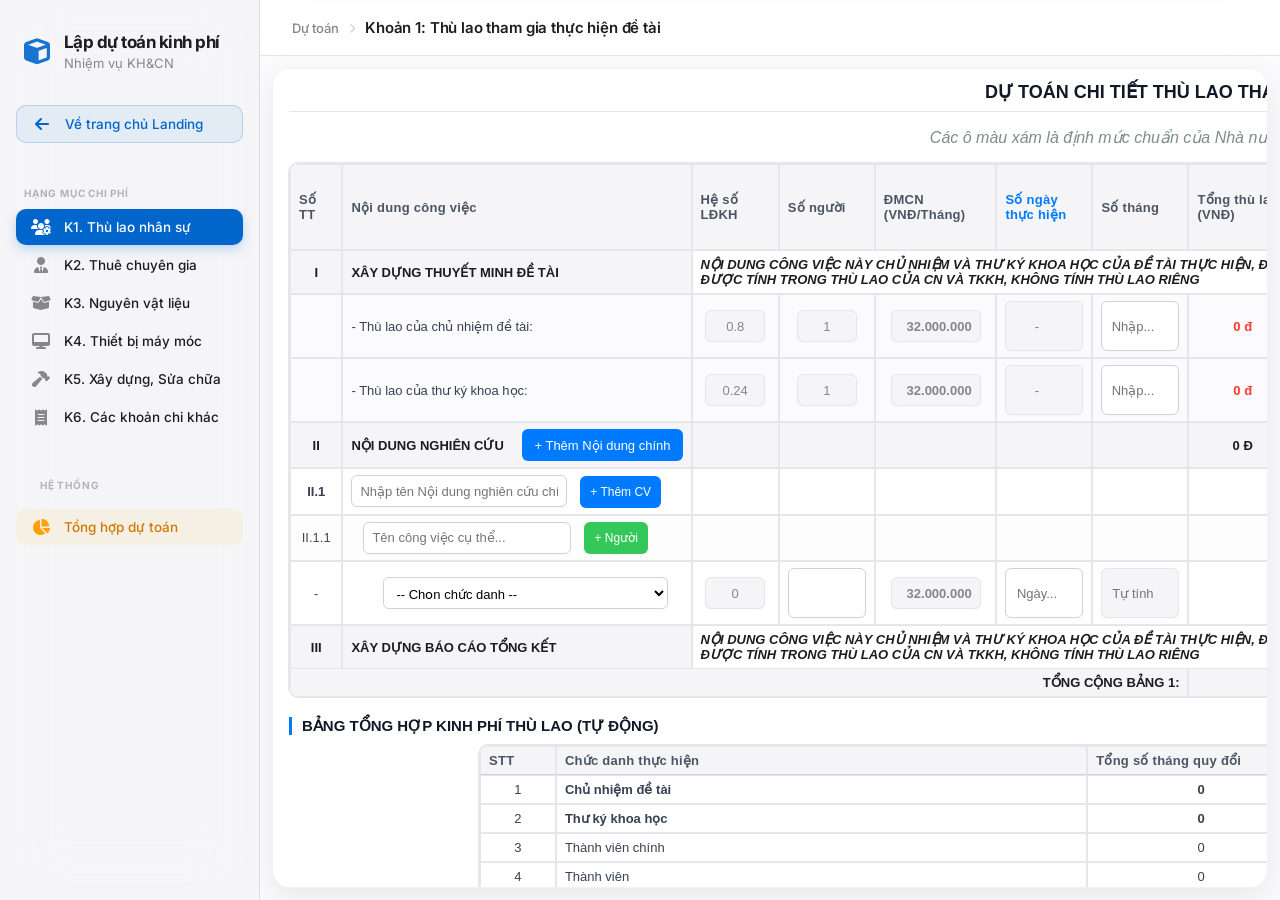
<file: detai.html>
<!DOCTYPE html>

<html lang="vi"><head>
<meta charset="utf-8"/>
<meta content="width=device-width, initial-scale=1.0" name="viewport"/>
<title>Hệ Thống Lập Dự Toán Nhiệm Vụ KH&CN</title>
<link href="https://fonts.googleapis.com/css2?family=Inter:wght@300;400;500;600;700&amp;display=swap" rel="stylesheet"/>
<link href="https://cdnjs.cloudflare.com/ajax/libs/font-awesome/6.4.0/css/all.min.css" rel="stylesheet"/>
<script src="https://cdn.sheetjs.com/xlsx-0.20.0/package/dist/xlsx.full.min.js"></script>
<style>
        :root {
            --sidebar-width: 260px;
            --primary-bg: #f5f5f7;       /* Apple Gray Background */
            --sidebar-bg: rgba(245, 245, 247, 0.72); /* Mac translucent sidebar */
            --sidebar-hover: rgba(0, 0, 0, 0.04);
            --sidebar-active: #0066CC;   /* Cupertino Blue from Design System */
            --text-main: #1d1d1f;        /* Apple Dark Text */
            --text-light: #86868b;       /* Apple Secondary Text */
            --white: #ffffff;
            --border-color: rgba(0, 0, 0, 0.1);
            --glass-bg: rgba(255, 255, 255, 0.7);
            --radius: 12px;
            --shadow-sm: 0 2px 8px rgba(0,0,0,0.04);
            --shadow-lg: 0 10px 30px rgba(0,0,0,0.08);
        }

        * {
            margin: 0;
            padding: 0;
            box-sizing: border-box;
            font-family: 'Inter', -apple-system, BlinkMacSystemFont, "SF Pro Display", "Segoe UI", Roboto, Helvetica, Arial, sans-serif;
            -webkit-font-smoothing: antialiased;
        }

        body {
            display: flex;
            height: 100vh;
            background-color: var(--primary-bg);
            overflow: hidden;
            color: var(--text-main);
        }

        /* ----- SIDEBAR ----- */
        .sidebar {
            width: var(--sidebar-width);
            background-color: var(--sidebar-bg);
            backdrop-filter: blur(30px) saturate(180%);
            -webkit-backdrop-filter: blur(30px) saturate(180%);
            color: var(--text-light);
            display: flex; flex-direction: column;
            border-right: 1px solid var(--border-color);
            transition: all 0.3s cubic-bezier(0.4, 0, 0.2, 1);
            z-index: 10;
        }

        .sidebar-header {
            padding: 32px 24px;
            display: flex; align-items: center; gap: 14px;
        }

        .sidebar-header i { font-size: 26px; color: var(--sidebar-active); opacity: 0.9; }
        .sidebar-header h1 { 
            font-size: 17px; font-weight: 700; color: var(--text-main); 
            line-height: 1.2; letter-spacing: -0.03em;
        }

        .nav-section-title { 
            padding: 24px 24px 10px; font-size: 10px; text-transform: uppercase; 
            letter-spacing: 0.08em; font-weight: 700; color: var(--text-light); opacity: 0.6;
        }
        
        .nav-list { list-style: none; padding: 0 16px; flex: 1; overflow-y: auto; }
        .nav-list::-webkit-scrollbar { width: 4px; }
        .nav-list::-webkit-scrollbar-thumb { background: rgba(0,0,0,0.1); border-radius: 10px; }

        .nav-item { margin-bottom: 2px; }
        .nav-link {
            display: flex; align-items: center; gap: 12px; padding: 10px 14px; color: var(--text-main);
            text-decoration: none; border-radius: 10px; font-size: 13.5px; font-weight: 500; 
            transition: all 0.2s cubic-bezier(0.25, 0.1, 0.25, 1);
        }
        .nav-link i { font-size: 16px; width: 22px; text-align: center; color: var(--text-light); transition: color 0.2s; }
        .nav-link:hover { background-color: var(--sidebar-hover); }
        .nav-link.active { background-color: var(--sidebar-active); color: var(--white); box-shadow: 0 4px 12px rgba(0, 102, 204, 0.25); }
        .nav-link.active i { color: var(--white); }

        .summary-btn {
            margin-top: 8px;
            background-color: rgba(255, 159, 10, 0.08) !important;
            color: #d17800 !important;
        }
        .summary-btn i { color: #ff9f0a !important; }
        .summary-btn:hover { background-color: rgba(255, 159, 10, 0.15) !important; }
        .summary-btn.active { 
            background-color: #ff9f0a !important; 
            color: white !important; 
            box-shadow: 0 4px 12px rgba(255, 159, 10, 0.3) !important;
        }
        .summary-btn.active i { color: white !important; }

        /* ----- MAIN CONTENT ----- */
        .main-content {
            flex: 1; display: flex; flex-direction: column; overflow: hidden; background-color: #fbfbfd;
        }

        .top-navbar {
            height: 56px; 
            background-color: rgba(255, 255, 255, 0.8); 
            backdrop-filter: blur(20px); -webkit-backdrop-filter: blur(20px); 
            border-bottom: 1px solid var(--border-color);
            display: flex; align-items: center; justify-content: space-between; padding: 0 32px; z-index: 5;
        }

        .breadcrumb { font-size: 13px; font-weight: 500; color: var(--text-light); display: flex; align-items: center; gap: 10px; }
        .breadcrumb i { color: #d1d1d6; font-size: 10px;}
        .breadcrumb .current-page { font-weight: 600; color: var(--text-main); font-size: 15px; letter-spacing: -0.01em; }

        .btn-print, #btnExport {
            border: none; padding: 8px 18px; border-radius: 980px;
            font-size: 13px; font-weight: 600; cursor: pointer; display: flex; align-items: center; gap: 8px;
            transition: all 0.2s;
        }
        .btn-print { background-color: #f2f2f7; color: var(--text-main); }
        .btn-print:hover { background-color: #e5e5ea; transform: translateY(-1px); }
        #btnExport { background-color: var(--sidebar-active); color: white; box-shadow: 0 4px 10px rgba(0, 102, 204, 0.15); }
        #btnExport:hover { background-color: #005bb8; transform: translateY(-1px); box-shadow: 0 6px 15px rgba(0, 102, 204, 0.2); }
        button:active { transform: scale(0.96) !important; }

        .content-area {
            flex: 1; padding: 12px; overflow: hidden; display: flex; position: relative;
        }

        /* ----- VÙNG IFRAME / SUMMARY ----- */
        .view-wrapper {
            flex: 1; background: var(--white); border-radius: 18px; 
            box-shadow: var(--shadow-lg);
            border: 1px solid rgba(0,0,0,0.05); overflow: hidden; opacity: 0; pointer-events: none;
            position: absolute; top: 12px; left: 12px; right: 12px; bottom: 12px;
            transition: opacity 0.4s cubic-bezier(0.4, 0, 0.2, 1), transform 0.4s cubic-bezier(0.4, 0, 0.2, 1);
            display: flex; flex-direction: column;
            transform: translateY(10px);
        }
        .view-wrapper.active {
            opacity: 1; pointer-events: all; z-index: 2; transform: translateY(0);
        }

        iframe { width: 100%; height: 100%; border: none; display: block; }

        /* ----- THIẾT KẾ BẢNG TỔNG HỢP ----- */
        .summary-container { padding: 48px; overflow-y: auto; height: 100%; scroll-behavior: smooth; }
        .summary-title { 
            text-align: center; color: var(--text-main); font-size: 26px; 
            font-weight: 800; margin-bottom: 40px; letter-spacing: -0.04em;
        }
        .summary-table { 
            width: 100%; border-collapse: separate; border-spacing: 0; 
            font-size: 14.5px; margin-bottom: 30px; border-radius: var(--radius); 
            overflow: hidden; border: 1px solid var(--border-color);
        }
        .summary-table th, .summary-table td { padding: 16px 20px; text-align: right; border-bottom: 1px solid var(--border-color); }
        .summary-table th { 
            background-color: #fbfbfd; font-weight: 600; color: var(--text-light); 
            text-align: center; font-size: 11px; text-transform: uppercase; letter-spacing: 0.05em;
        }
        .summary-table th:nth-child(2), .summary-table td:nth-child(2) { text-align: left; }
        .summary-table td:nth-child(1) { text-align: center; color: var(--text-light); font-weight: 500; }
        .summary-table tbody tr:last-child td { border-bottom: none; }
        .summary-table tbody tr:hover { background-color: #f5f5f7; }
        
        .row-total { background-color: #fbfbfd; font-weight: 700; font-size: 16px; }
        .row-total td { border-top: 2px solid var(--text-main); }
        
        .val-total { color: var(--text-main); font-weight: 700; }
        .val-nsnn { color: #0066CC; font-weight: 600; }
        .val-ngoai { color: #af52de; font-weight: 600; }

        .loading-overlay {
            position: absolute; top: 0; left: 0; width: 100%; height: 100%;
            background: rgba(255, 255, 255, 0.85); backdrop-filter: blur(12px); 
            display: flex; flex-direction: column; justify-content: center; align-items: center;
            z-index: 20; opacity: 0; pointer-events: none; transition: 0.4s;
        }
        .loading-overlay.active { opacity: 1; pointer-events: all; }
        .spinner { 
            width: 32px; height: 32px; border: 3px solid rgba(0, 102, 204, 0.1); 
            border-top: 3px solid var(--sidebar-active); border-radius: 50%; 
            animation: spin 0.7s cubic-bezier(0.5, 0, 0.5, 1) infinite; margin-bottom: 20px;
        }
        
        .error-msg { 
            color: #ff3b30; font-size: 13px; max-width: 320px; 
            text-align: center; margin-top: 15px; display: none; 
            padding: 16px; background: #fff2f2; border-radius: 12px; border: 1px solid #ffcccc;
        }

        @keyframes spin { 0% { transform: rotate(0deg); } 100% { transform: rotate(360deg); } }

        @media print {
            .sidebar, .top-navbar, #btnExport, #btnPrint { display: none !important; }
            .content-area { padding: 0 !important; }
            .view-wrapper { border: none !important; box-shadow: none !important; position: static !important; opacity: 1 !important; transform: none !important; }
            .summary-container { padding: 20px !important; }
            body { background: white !important; }
        }
    </style>
</head>
<body>
<!-- SIDEBAR -->
<aside class="sidebar">
<div class="sidebar-header">
<i class="fa-solid fa-cube"></i>
<h1>Lập dự toán kinh phí<br/><span style="color:var(--text-light); font-weight:400; font-size:13px; letter-spacing:0;">Nhiệm vụ KH&CN</span></h1>
</div>
<a href="index.html" class="nav-link" style="margin: 0 16px 20px; background: rgba(0, 102, 204, 0.08); color: #0066CC; border: 1px solid rgba(0, 102, 204, 0.2);">
<i class="fa-solid fa-arrow-left" style="color: #0066CC;"></i><span>Về trang chủ Landing</span>
</a>
<div class="nav-section-title">Hạng mục chi phí</div>
<ul class="nav-list">
<li class="nav-item">
<a class="nav-link active" href="#" onclick="switchTab('K1', this, 'Khoản 1: Thù lao nhân sự'); return false;">
<i class="fa-solid fa-users-gear"></i><span>K1. Thù lao nhân sự</span>
</a>
</li>
<li class="nav-item">
<a class="nav-link" href="#" onclick="switchTab('K2', this, 'Khoản 2: Thuê chuyên gia'); return false;">
<i class="fa-solid fa-user-tie"></i><span>K2. Thuê chuyên gia</span>
</a>
</li>
<li class="nav-item">
<a class="nav-link" href="#" onclick="switchTab('K3', this, 'Khoản 3: Nguyên vật liệu'); return false;">
<i class="fa-solid fa-box-open"></i><span>K3. Nguyên vật liệu</span>
</a>
</li>
<li class="nav-item">
<a class="nav-link" href="#" onclick="switchTab('K4', this, 'Khoản 4: Thiết bị máy móc'); return false;">
<i class="fa-solid fa-desktop"></i><span>K4. Thiết bị máy móc</span>
</a>
</li>
<li class="nav-item">
<a class="nav-link" href="#" onclick="switchTab('K5', this, 'Khoản 5: Xây dựng &amp; Sửa chữa'); return false;">
<i class="fa-solid fa-hammer"></i><span>K5. Xây dựng, Sửa chữa</span>
</a>
</li>
<li class="nav-item">
<a class="nav-link" href="#" onclick="switchTab('K6', this, 'Khoản 6: Các khoản chi khác'); return false;">
<i class="fa-solid fa-receipt"></i><span>K6. Các khoản chi khác</span>
</a>
</li>
<div class="nav-section-title" style="margin-top: 20px;">Hệ thống</div>
<li class="nav-item">
<a class="nav-link summary-btn" href="#" onclick="openSummary(this); return false;">
<i class="fa-solid fa-chart-pie"></i><span>Tổng hợp dự toán</span>
</a>
</li>
</ul>
</aside>
<!-- MAIN CONTENT -->
<main class="main-content">
<!-- TOP NAVBAR -->
<header class="top-navbar">
<div class="breadcrumb">
<span>Dự toán</span>
<i class="fa-solid fa-chevron-right"></i>
<span class="current-page" id="breadcrumb-title">Khoản 1: Thù lao tham gia thực hiện đề tài</span>
</div>
<div style="display: flex; gap: 12px;">
<button id="btnExport" onclick="exportExcel()" style="display: none;">
<i class="fa-solid fa-file-export"></i> Export Excel
                </button>
<button class="btn-print" id="btnPrint" onclick="window.print()" style="display: none;">
<i class="fa-solid fa-print"></i> Print Report
                </button>
</div>
</header>
<!-- CONTAINER FOR IFRAMES -->
<div class="content-area">
<div class="view-wrapper active" id="view-K1"><iframe src="k1-thu-lao.html"></iframe></div>
<div class="view-wrapper" id="view-K2"><iframe src="k2-thue-chuyen-gia.html"></iframe></div>
<div class="view-wrapper" id="view-K3"><iframe src="k3-nvl.html"></iframe></div>
<div class="view-wrapper" id="view-K4"><iframe src="k4-thiet-bi-may-moc.html"></iframe></div>
<div class="view-wrapper" id="view-K5"><iframe src="k5-xay-dung-sua-chua.html"></iframe></div>
<div class="view-wrapper" id="view-K6"><iframe src="k6-chi-khac.html"></iframe></div>
<!-- TAB TỔNG HỢP (K7) -->
<div class="view-wrapper" id="view-SUMMARY">
<div class="loading-overlay" id="loadingOverlay">
<div class="spinner"></div>
<div style="font-weight: 600; color: #1d1d1f; font-size: 15px; letter-spacing: -0.01em;">Gom dữ liệu dự toán...</div>
<div class="error-msg" id="errorMsg">
                        Trình duyệt đang chặn truy cập dữ liệu cục bộ (Security).<br/>
                        Vui lòng sử dụng Live Server hoặc trình duyệt Firefox để xem kết quả tổng hợp.
                    </div>
</div>
<div class="summary-container" id="summaryBox" style="display: none;">
<h2 class="summary-title">BẢNG TỔNG HỢP KINH PHÍ ĐỀ TÀI</h2>
<table class="summary-table">
<thead>
<tr>
<th width="8%">STT</th>
<th width="32%">Nội dung khoản chi</th>
<th width="20%">Tổng kinh phí (VNĐ)</th>
<th width="20%">NS Nhà nước (VNĐ)</th>
<th width="20%">Ngoài NSNN (VNĐ)</th>
</tr>
</thead>
<tbody id="summaryBody">
<!-- JS Injection -->
</tbody>
<tfoot>
<tr class="row-total">
<td colspan="2" style="text-align: center; text-transform: uppercase; font-size: 13px; letter-spacing: 0.05em;">Tổng cộng dự toán toán:</td>
<td class="val-total" id="final-total">0 đ</td>
<td class="val-nsnn" id="final-nsnn">0 đ</td>
<td class="val-ngoai" id="final-ngoai">0 đ</td>
</tr>
</tfoot>
</table>
<div style="margin-top: 40px; border-top: 1px solid var(--border-color); padding-top: 24px; color: var(--text-light); font-size: 12px; text-align: center; font-style: italic;">
                        Báo cáo được trích xuất tự động dựa trên các hạng mục chi phí đã kê khai.
                    </div>
</div>
</div>
</div>
</main>
<script>
        // Cấu hình ID của các ô Tổng cần rút ra tương ứng với 6 file
        const config = [
            { id: 'view-K1', name: 'Khoản 1. Thù lao nhân sự', totalId: 'grandTotal', nsnnId: 'grandNsnn', ngoaiId: 'grandNgoai' },
            { id: 'view-K2', name: 'Khoản 2. Thuê chuyên gia', totalId: 'grandTotal', nsnnId: 'grandNsnn', ngoaiId: 'grandNgoai' },
            { id: 'view-K3', name: 'Khoản 3. Nguyên vật liệu', totalId: 'g_tt', nsnnId: 'g_nsnn_tot_kp', ngoaiId: 'g_ngoai_tot' },
            { id: 'view-K4', name: 'Khoản 4. Thiết bị máy móc', totalId: 'grandTotal', nsnnId: 'grandTotalNsnn', ngoaiId: 'grandTotalNgoai' },
            { id: 'view-K5', name: 'Khoản 5. Xây dựng Sửa chữa Nhỏ', totalId: 'grandTotal', nsnnId: 'grandTotalNsnn', ngoaiId: 'grandTotalNgoai' },
            { id: 'view-K6', name: 'Khoản 6. Các khoản chi khác', totalId: 'g_tt', nsnnId: 'g_nsnn_tot_kp', ngoaiId: 'g_ngoai_tot' }
        ];

        // 1. HÀM CHUYỂN TAB MƯỢT MÀ (LƯU LẠI STATE)
        function switchTab(tabId, element, title) {
            // Đổi active
            document.querySelectorAll('.nav-link').forEach(link => link.classList.remove('active'));
            element.classList.add('active');
            
            // Ẩn tất cả views
            document.querySelectorAll('.view-wrapper').forEach(view => view.classList.remove('active'));
            
            // Ẩn nút chức năng nếu không ở tab Tổng hợp
            document.getElementById('btnPrint').style.display = 'none';
            document.getElementById('btnExport').style.display = 'none';

            // Hiện view tương ứng
            document.getElementById('view-' + tabId).classList.add('active');
            document.getElementById('breadcrumb-title').innerText = title;
        }

        // 2. HÀM MỞ TAB TỔNG HỢP VÀ BÓC TÁCH DỮ LIỆU CHUI VÀO IFRAME
        function openSummary(element) {
            switchTab('SUMMARY', element, 'Bảng Tổng Hợp Kinh Phí Đề Tài');
            document.getElementById('breadcrumb-title').style.color = 'var(--text-main)';
            
            // Hiện nút chức năng (In + Xuất Excel)
            document.getElementById('btnPrint').style.display = 'flex'; 
            document.getElementById('btnExport').style.display = 'flex';

            // Hiển thị Overlay Loading
            const loading = document.getElementById('loadingOverlay');
            const summaryBox = document.getElementById('summaryBox');
            const errorMsg = document.getElementById('errorMsg');
            
            summaryBox.style.display = 'none';
            loading.classList.add('active');
            errorMsg.style.display = 'none';

            // Đợi 0.5s tạo hiệu ứng và gom dữ liệu
            setTimeout(() => {
                let s_total = 0, s_nsnn = 0, s_ngoai = 0;
                let htmlRows = '';

                try {
                    config.forEach((item, index) => {
                        // Trỏ vào Iframe
                        const iframeDoc = document.querySelector(`#${item.id} iframe`).contentWindow.document;
                        
                        // Lấy text trong ô Tổng cộng
                        let txt_total = iframeDoc.getElementById(item.totalId) ? iframeDoc.getElementById(item.totalId).innerText : '0';
                        let txt_nsnn = iframeDoc.getElementById(item.nsnnId) ? iframeDoc.getElementById(item.nsnnId).innerText : '0';
                        let txt_ngoai = iframeDoc.getElementById(item.ngoaiId) ? iframeDoc.getElementById(item.ngoaiId).innerText : '0';

                        // Ép kiểu chuỗi "10.000.000 đ" thành số 10000000
                        let val_total = parseFloat(txt_total.replace(/[^\d]/g, '')) || 0;
                        let val_nsnn = parseFloat(txt_nsnn.replace(/[^\d]/g, '')) || 0;
                        let val_ngoai = parseFloat(txt_ngoai.replace(/[^\d]/g, '')) || 0;

                        s_total += val_total;
                        s_nsnn += val_nsnn;
                        s_ngoai += val_ngoai;

                        // Tạo HTML cho dòng
                        htmlRows += `
                            <tr>
                                <td>${index + 1}</td>
                                <td style="font-weight: 500; color: #1d1d1f;">${item.name}</td>
                                <td class="val-total">${Math.round(val_total).toLocaleString('vi-VN')} đ</td>
                                <td class="val-nsnn">${Math.round(val_nsnn).toLocaleString('vi-VN')} đ</td>
                                <td class="val-ngoai">${Math.round(val_ngoai).toLocaleString('vi-VN')} đ</td>
                            </tr>
                        `;
                    });

                    // Cập nhật DOM
                    document.getElementById('summaryBody').innerHTML = htmlRows;
                    document.getElementById('final-total').innerText = Math.round(s_total).toLocaleString('vi-VN') + ' đ';
                    document.getElementById('final-nsnn').innerText = Math.round(s_nsnn).toLocaleString('vi-VN') + ' đ';
                    document.getElementById('final-ngoai').innerText = Math.round(s_ngoai).toLocaleString('vi-VN') + ' đ';

                    // Ẩn loading, hiện Data
                    loading.classList.remove('active');
                    summaryBox.style.display = 'block';

                } catch (error) {
                    console.error("Lỗi chặn truy cập chéo:", error);
                    // Bị chặn Cross-Origin Protocol nếu click đúp vào file trên Chrome
                    errorMsg.style.display = 'block';
                }

            }, 500);
        }

        // 3. HÀM XUẤT EXCEL ĐA SHEET VÀ CHUẨN HOÁ SỐ LIỆU ĐỂ TÍNH TOÁN
        function exportExcel() {
            try {
                // Khởi tạo file Excel
                let wb = XLSX.utils.book_new();

                // Quét 6 bảng iframe
                config.forEach((item, index) => {
                    const iframeDoc = document.querySelector(`#${item.id} iframe`).contentWindow.document;
                    const originalTable = iframeDoc.querySelector('table');
                    
                    if(originalTable) {
                        // BƯỚC 1: Clone (nhân bản) bảng để tránh làm hỏng giao diện thật
                        let clonedTable = originalTable.cloneNode(true);
                        
                        // BƯỚC 2: Rút ruột giá trị từ <input> ra, cạo bỏ định dạng chữ thành SỐ THUẦN
                        let originalInputs = originalTable.querySelectorAll('input, select');
                        let clonedInputs = clonedTable.querySelectorAll('input, select');
                        
                        originalInputs.forEach((inp, i) => {
                            let valStr = (inp.value || "").toString().trim();
                            // Loại bỏ dấu chấm định dạng Việt Nam nếu đó là tiền (VD: 1.500.000 -> 1500000)
                            if (/^-?\d{1,3}(\.\d{3})+$/.test(valStr) || (inp.classList && inp.classList.contains('money-input'))) {
                                valStr = valStr.replace(/\./g, '');
                            }
                            
                            let textNode = document.createTextNode(valStr);
                            let parentTd = clonedInputs[i].closest('td');
                            
                            // Ép kiểu sang Number cho SheetJS hiểu đây là số
                            if (parentTd && !isNaN(valStr) && valStr !== '') {
                                parentTd.setAttribute('data-t', 'n');
                                parentTd.setAttribute('data-v', valStr);
                            }
                            
                            if (clonedInputs[i].parentNode) {
                                clonedInputs[i].parentNode.replaceChild(textNode, clonedInputs[i]);
                            }
                        });

                        // Xóa các nút bấm (như nút Xóa, + Thêm)
                        clonedTable.querySelectorAll('button').forEach(btn => btn.remove());
                        
                        // BƯỚC 3: Quét mọi ô trong bảng để lột sạch chữ "đ" và biến thành số thuần
                        clonedTable.querySelectorAll('th, td').forEach(cell => {
                            let text = (cell.textContent || "").trim();
                            
                            // Xóa chữ "Thao tác" trên Header
                            if(cell.tagName.toLowerCase() === 'th' && text.toLowerCase().includes('thao tác')) {
                                cell.textContent = "";
                                return;
                            }

                            // Bắt mọi ô có đuôi "đ" hoặc dấu "-" đại diện cho 0
                            if (text.endsWith('đ') || text.endsWith(' đ') || text === '-') {
                                let clean = text.replace(/đ/g, '').trim().replace(/\./g, '');
                                if (clean === '-') clean = "0";
                                
                                if (!isNaN(clean) && clean !== '') {
                                    // Bơm thuộc tính Dữ liệu chuẩn (Number) cho file Excel nhận diện
                                    cell.setAttribute('data-t', 'n');
                                    cell.setAttribute('data-v', clean);
                                    cell.textContent = clean;
                                }
                            }
                        });

                        // Chuyển khối HTML nàỳ thành Sheet (chế độ raw=false để SheetJS tự động nhận diện dạng số)
                        let ws = XLSX.utils.table_to_sheet(clonedTable, { raw: false });
                        XLSX.utils.book_append_sheet(wb, ws, "K" + (index + 1));
                    }
                });

                // Nhét Bảng Tổng Hợp làm Sheet cuối cùng
                const summaryTable = document.querySelector('.summary-table');
                if (summaryTable) {
                    let clonedSummary = summaryTable.cloneNode(true);
                    // Lột bỏ luôn chữ "đ" cho bảng tổng hợp
                    clonedSummary.querySelectorAll('th, td').forEach(cell => {
                        let text = (cell.textContent || "").trim();
                        if (text.endsWith('đ') || text.endsWith(' đ')) {
                            let clean = text.replace(/đ/g, '').trim().replace(/\./g, '');
                            if (!isNaN(clean) && clean !== '') {
                                cell.setAttribute('data-t', 'n');
                                cell.setAttribute('data-v', clean);
                                cell.textContent = clean;
                            }
                        }
                    });
                    
                    let ws_summary = XLSX.utils.table_to_sheet(clonedSummary, {raw: false});
                    XLSX.utils.book_append_sheet(wb, ws_summary, "Tổng Hợp");
                }

                // Xuất file tải về
                XLSX.writeFile(wb, "DuToanKinhPhi.xlsx");

            } catch (err) {
                console.error("Lỗi xuất Excel:", err);
                alert("Lỗi: " + err.message + "\nVui lòng chụp màn hình lỗi dọc này hoặc copy gửi cho tôi nhé!");
            }
        }
    </script>
</body></html>
</file>
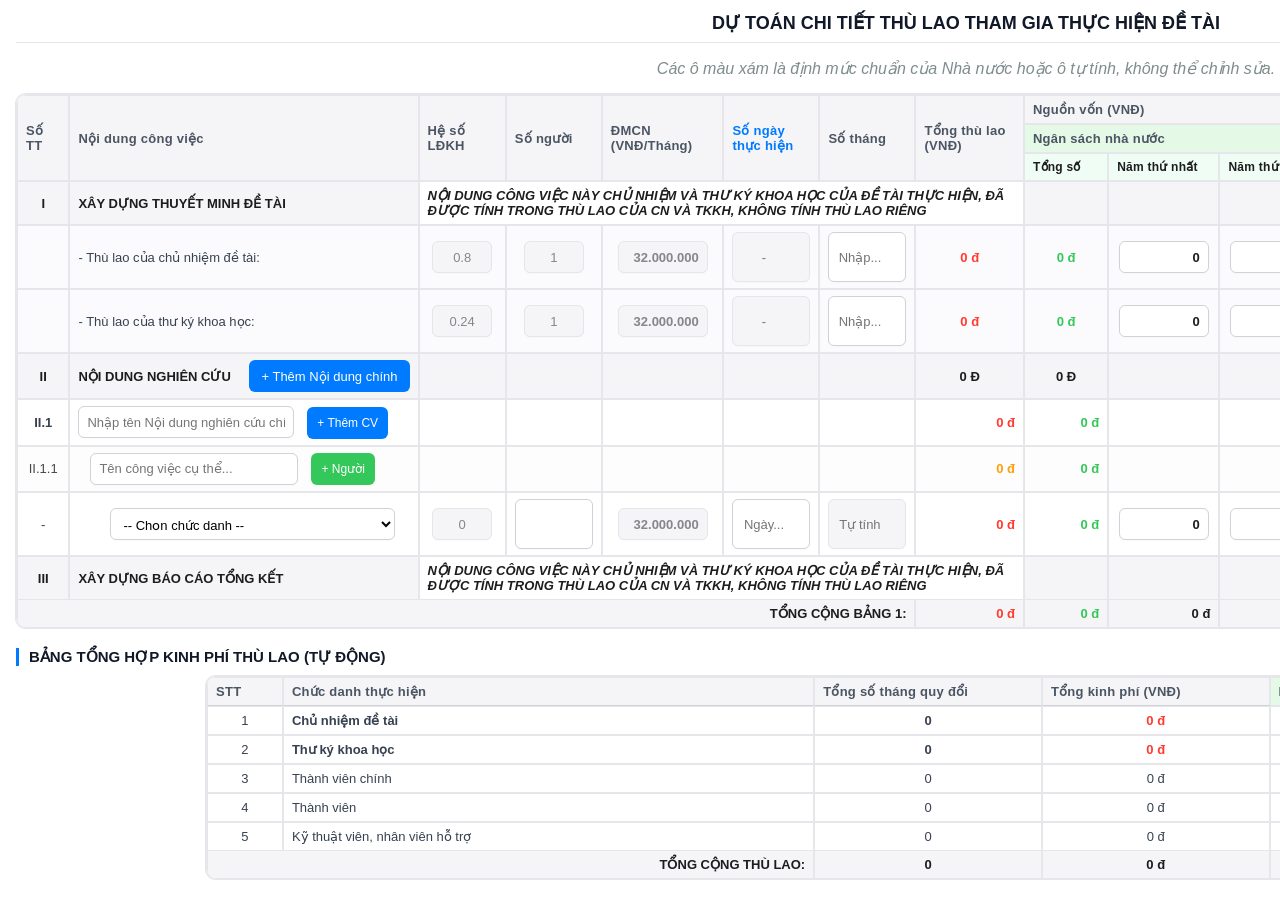
<file: k1-thu-lao.html>
<!DOCTYPE html>
<html lang="vi">
<head>
    <meta charset="UTF-8">
    <meta name="viewport" content="width=device-width, initial-scale=1.0">
    <title>DỰ TOÁN CHI TIẾT THÙ LAO THAM GIA THỰC HIỆN ĐỀ TÀI</title>
    <style>
        body { font-family: -apple-system, BlinkMacSystemFont, "Segoe UI", Roboto, Helvetica, Arial, sans-serif; background-color: #f5f5f7; padding: 20px; color: #1d1d1f; margin: 0;}
        .container { display: inline-block; min-width: 100%; box-sizing: border-box; margin: auto; background: #fff; padding: 24px; border-radius: 12px; box-shadow: 0 4px 24px rgba(0,0,0,0.04); overflow: visible; }
        h2 { text-align: center; color: #1d1d1f; border-bottom: 1px solid #e5e5ea; padding-bottom: 15px; text-transform: uppercase; font-weight: 600;}
        h3 { color: #1d1d1f; border-left: 3px solid #007aff; padding-left: 10px; margin-top: 40px; text-transform: uppercase; font-size: 16px; font-weight: 600;}
        
        table { width: 100%; border-collapse: separate; border-spacing: 0; margin-top: 15px; font-size: 13px; min-width: 1900px; box-shadow: 0 0 0 1px #e5e5ea; border-radius: 8px; overflow: hidden;}
        #summaryTable { min-width: 1000px; width: 80%; margin: auto; box-shadow: 0 0 0 1px #e5e5ea; }
        th, td { border: 1px solid #e5e5ea; padding: 10px; text-align: center; vertical-align: middle; }
        
        /* Màu sắc Header Apple Style */
        th { color: #1d1d1f; padding: 12px 10px; font-weight: 600;}
        .th-level-1 { background-color: #f5f5f7; } 
        .th-nsnn { background-color: #e5f9e7; } 
        .th-ngoai { background-color: #fff1e0; } 
        .th-sub-nsnn { background-color: #f0fdf4; font-size: 12px; color: #1d1d1f;}
        .th-sub-ngoai { background-color: #fff7ed; font-size: 12px; color: #1d1d1f;}
        .th-summary { background-color: #f5f5f7; border-bottom: 1px solid #d1d1d6; }
        
        /* Input fields */
        td input[type="text"] { width: 95%; padding: 8px; border: 1px solid #d1d1d6; border-radius: 6px; box-sizing: border-box; font-size: 13px; transition: 0.2s;}
        td input[type="number"] { width: 70px; padding: 8px; text-align: right; border: 1px solid #d1d1d6; border-radius: 6px; font-size: 13px; transition: 0.2s;}
        td select { width: 95%; padding: 8px; border: 1px solid #d1d1d6; border-radius: 6px; font-size: 13px; cursor: pointer; transition: 0.2s;}
        td input:focus, td select:focus { outline: none; border-color: #007aff; box-shadow: 0 0 0 3px rgba(0, 122, 255, 0.2); }
        .hs-input, .people-input, .days-input, .month-input { width: 60px !important; text-align: center !important;}
        .money-input { width: 90px !important; text-align: right !important; font-weight: 600; color: #1d1d1f;}
        
        /* HIỆU ỨNG KHÓA CỨNG (READONLY) */
        .locked-input { background-color: #f5f5f7 !important; color: #86868b !important; cursor: not-allowed; border: 1px solid #e5e5ea !important;}
        
        /* Cấu trúc dòng */
        .row-group { background-color: #f5f5f7; font-weight: 600; }
        .row-group td { color: #1d1d1f; text-transform: uppercase;}
        .row-main-task { background-color: #ffffff; font-weight: 600; }
        .row-sub-task { background-color: #fdfdfd; font-style: normal; color: #48484a;}
        .row-person { background-color: #ffffff; }
        
        .is-management { background-color: #fbfbfd !important;} 
        .note-cell { font-style: italic; color: #86868b; text-transform: none; text-align: left; background-color: #ffffff;}
        
        .col-thanh-tien { font-weight: 600; color: #ff3b30; }
        .col-tong-nsnn { font-weight: 600; color: #34c759; }
        .col-tong-ngoai { font-weight: 600; color: #ff9f0a; }
        
        .total-row { background-color: #f5f5f7; font-weight: 600; color: #1d1d1f; font-size: 14px; }
        .summary-total { background-color: #f5f5f7; font-weight: 600; color: #1d1d1f; font-size: 14px; }
        
        /* CHỈ SỬA Ở ĐÂY: Xóa margin-top, đổi thành margin-left để nút không bị rớt dòng */
        .btn-add-main { background-color: #007aff; color: white; padding: 8px 12px; font-size: 13px; margin-left: 15px; border: none; border-radius: 6px; cursor: pointer; font-weight: 500; transition: 0.2s;}
        .btn-add-main:hover { background-color: #005bb5; }
        .btn-add-sub { background-color: #007aff; color: white; margin-left: 10px; font-size: 12px; padding: 6px 10px; border: none; border-radius: 6px; cursor: pointer; transition: 0.2s;}
        .btn-add-sub:hover { background-color: #005bb5; }
        .btn-del { background-color: #ff3b30; color: white; padding: 6px 10px; font-size: 12px; border: none; border-radius: 6px; cursor: pointer; transition: 0.2s;}
        .btn-del:hover { background-color: #d70015; }
    </style>
<link rel='stylesheet' href='wizard-forms.css'>
</head>
<body>

<div class="container">
    <h2>DỰ TOÁN CHI TIẾT THÙ LAO THAM GIA THỰC HIỆN ĐỀ TÀI</h2>
    <p style="text-align: center; color: #7f8c8d; font-style: italic;">Các ô màu xám là định mức chuẩn của Nhà nước hoặc ô tự tính, không thể chỉnh sửa.</p>
    
    <table>
        <thead>
            <tr>
                <th rowspan="3" width="3%" class="th-level-1">Số TT</th>
                <th rowspan="3" width="18%" class="th-level-1">Nội dung công việc</th>
                <th rowspan="3" width="5%" class="th-level-1">Hệ số LĐKH</th>
                <th rowspan="3" width="5%" class="th-level-1">Số người</th>
                <th rowspan="3" width="7%" class="th-level-1">ĐMCN (VNĐ/Tháng)</th>
                <th rowspan="3" width="5%" class="th-level-1" style="color:#007aff;">Số ngày thực hiện</th>
                <th rowspan="3" width="5%" class="th-level-1">Số tháng</th>
                <th rowspan="3" width="8%" class="th-level-1">Tổng thù lao (VNĐ)</th>
                <th colspan="8" class="th-level-1">Nguồn vốn (VNĐ)</th>
                <th rowspan="3" width="3%" class="th-level-1">Thao tác</th>
            </tr>
            <tr>
                <th colspan="4" class="th-nsnn">Ngân sách nhà nước</th>
                <th colspan="4" class="th-ngoai">Ngoài ngân sách nhà nước</th>
            </tr>
            <tr>
                <th width="6%" class="th-sub-nsnn">Tổng số</th>
                <th width="6%" class="th-sub-nsnn">Năm thứ nhất</th>
                <th width="6%" class="th-sub-nsnn">Năm thứ hai</th>
                <th width="6%" class="th-sub-nsnn">Năm thứ ba</th>
                <th width="6%" class="th-sub-ngoai">Tổng số</th>
                <th width="6%" class="th-sub-ngoai">Năm thứ nhất</th>
                <th width="6%" class="th-sub-ngoai">Năm thứ hai</th>
                <th width="6%" class="th-sub-ngoai">Năm thứ ba</th>
            </tr>
        </thead>
        <tbody id="laborTable" oninput="calculateLabor()">
            <tr class="row-group">
                <td>I</td>
                <td style="text-align: left;">Xây dựng thuyết minh đề tài</td>
                <td colspan="6" class="note-cell">Nội dung công việc này chủ nhiệm và thư ký khoa học của đề tài thực hiện, đã được tính trong thù lao của CN và TKKH, không tính thù lao riêng</td>
                <td></td><td></td><td></td><td></td><td></td><td></td><td></td><td></td><td></td>
            </tr>
            <tr class="row-person calc-row is-management" data-role="cn">
                <td></td>
                <td style="text-align: left;">- Thù lao của chủ nhiệm đề tài:</td>
                <td><input type="text" class="hs-input locked-input" value="0.8" readonly></td>
                <td><input type="text" class="people-input locked-input" value="1" readonly></td>
                <td><input type="text" class="dmcn-input money-input locked-input" value="32.000.000" readonly></td>
                <td><input type="number" class="days-input locked-input" value="" placeholder="-" readonly></td>
                <td><input type="number" class="month-input" value="" placeholder="Nhập..." min="0" step="0.1"></td>
                <td class="col-thanh-tien row-tt" title="Đã nhân 20%">0 đ</td>
                <td class="col-tong-nsnn row-nsnn-tot">0 đ</td>
                <td><input type="text" class="n1 money-input" value="0" onkeyup="formatCurrency(this)"></td>
                <td><input type="text" class="n2 money-input" value="0" onkeyup="formatCurrency(this)"></td>
                <td><input type="text" class="n3 money-input" value="0" onkeyup="formatCurrency(this)"></td>
                <td class="col-tong-ngoai row-ngoai-tot">0 đ</td>
                <td><input type="text" class="o1 money-input" value="0" onkeyup="formatCurrency(this)"></td>
                <td><input type="text" class="o2 money-input" value="0" onkeyup="formatCurrency(this)"></td>
                <td><input type="text" class="o3 money-input" value="0" onkeyup="formatCurrency(this)"></td>
                <td></td>
            </tr>
            <tr class="row-person calc-row is-management" data-role="tk">
                <td></td>
                <td style="text-align: left;">- Thù lao của thư ký khoa học:</td>
                <td><input type="text" class="hs-input locked-input" value="0.24" readonly></td>
                <td><input type="text" class="people-input locked-input" value="1" readonly></td>
                <td><input type="text" class="dmcn-input money-input locked-input" value="32.000.000" readonly></td>
                <td><input type="number" class="days-input locked-input" value="" placeholder="-" readonly></td>
                <td><input type="number" class="month-input" value="" placeholder="Nhập..." min="0" step="0.1"></td>
                <td class="col-thanh-tien row-tt" title="Đã nhân 20%">0 đ</td>
                <td class="col-tong-nsnn row-nsnn-tot">0 đ</td>
                <td><input type="text" class="n1 money-input" value="0" onkeyup="formatCurrency(this)"></td>
                <td><input type="text" class="n2 money-input" value="0" onkeyup="formatCurrency(this)"></td>
                <td><input type="text" class="n3 money-input" value="0" onkeyup="formatCurrency(this)"></td>
                <td class="col-tong-ngoai row-ngoai-tot">0 đ</td>
                <td><input type="text" class="o1 money-input" value="0" onkeyup="formatCurrency(this)"></td>
                <td><input type="text" class="o2 money-input" value="0" onkeyup="formatCurrency(this)"></td>
                <td><input type="text" class="o3 money-input" value="0" onkeyup="formatCurrency(this)"></td>
                <td></td>
            </tr>

            <tr class="row-group" id="group_II">
                <td>II</td>
                <td style="text-align: left; white-space: nowrap;">
                    Nội dung nghiên cứu
                    <button class="btn-add-main" onclick="addMainTask()">+ Thêm Nội dung chính</button>
                </td>
                <td></td><td></td><td></td><td></td><td></td>
                <td class="col-thanh-tien sum-tt-II">0 đ</td>
                <td class="col-tong-nsnn sum-nsnn-II">0 đ</td><td></td><td></td><td></td>
                <td class="col-tong-ngoai sum-ngoai-II">0 đ</td><td></td><td></td><td></td>
                <td></td>
            </tr>

            <tr class="row-group" id="group_III">
                <td>III</td>
                <td style="text-align: left;">Xây dựng báo cáo tổng kết</td>
                <td colspan="6" class="note-cell">Nội dung công việc này chủ nhiệm và thư ký khoa học của đề tài thực hiện, đã được tính trong thù lao của CN và TKKH, không tính thù lao riêng</td>
                <td></td><td></td><td></td><td></td><td></td><td></td><td></td><td></td><td></td>
            </tr>

        </tbody>
        <tfoot>
            <tr class="total-row">
                <td colspan="7" style="text-align: right;">TỔNG CỘNG BẢNG 1:</td>
                <td id="grandTotal" style="color: #ff3b30; text-align: right;">0 đ</td>
                <td id="grandNsnn" class="col-tong-nsnn" style="text-align: right;">0 đ</td>
                <td id="gN1" style="text-align: right;">0 đ</td><td id="gN2" style="text-align: right;">0 đ</td><td id="gN3" style="text-align: right;">0 đ</td>
                <td id="grandNgoai" class="col-tong-ngoai" style="text-align: right;">0 đ</td>
                <td id="gO1" style="text-align: right;">0 đ</td><td id="gO2" style="text-align: right;">0 đ</td><td id="gO3" style="text-align: right;">0 đ</td>
                <td></td>
            </tr>
        </tfoot>
    </table>

    <h3>BẢNG TỔNG HỢP KINH PHÍ THÙ LAO (TỰ ĐỘNG)</h3>
    <table id="summaryTable">
        <thead>
            <tr>
                <th width="5%" class="th-summary">STT</th>
                <th width="35%" class="th-summary">Chức danh thực hiện</th>
                <th width="15%" class="th-summary">Tổng số tháng quy đổi</th>
                <th width="15%" class="th-summary">Tổng kinh phí (VNĐ)</th>
                <th width="15%" class="th-nsnn">Ngân sách NN (VNĐ)</th>
                <th width="15%" class="th-ngoai">Ngoài NSNN (VNĐ)</th>
            </tr>
        </thead>
        <tbody>
            <tr>
                <td>1</td><td style="text-align: left; font-weight: 600;">Chủ nhiệm đề tài</td>
                <td id="sum_month_cn" style="font-weight: 600;">0</td>
                <td id="sum_tt_cn" class="col-thanh-tien">0 đ</td>
                <td id="sum_nsnn_cn" class="col-tong-nsnn">0 đ</td>
                <td id="sum_ngoai_cn" class="col-tong-ngoai">0 đ</td>
            </tr>
            <tr>
                <td>2</td><td style="text-align: left; font-weight: 600;">Thư ký khoa học</td>
                <td id="sum_month_tk" style="font-weight: 600;">0</td>
                <td id="sum_tt_tk" class="col-thanh-tien">0 đ</td>
                <td id="sum_nsnn_tk" class="col-tong-nsnn">0 đ</td>
                <td id="sum_ngoai_tk" class="col-tong-ngoai">0 đ</td>
            </tr>
            <tr>
                <td>3</td><td style="text-align: left;">Thành viên chính</td>
                <td id="sum_month_tvc">0</td>
                <td id="sum_tt_tvc">0 đ</td>
                <td id="sum_nsnn_tvc">0 đ</td>
                <td id="sum_ngoai_tvc">0 đ</td>
            </tr>
            <tr>
                <td>4</td><td style="text-align: left;">Thành viên</td>
                <td id="sum_month_tv">0</td>
                <td id="sum_tt_tv">0 đ</td>
                <td id="sum_nsnn_tv">0 đ</td>
                <td id="sum_ngoai_tv">0 đ</td>
            </tr>
            <tr>
                <td>5</td><td style="text-align: left;">Kỹ thuật viên, nhân viên hỗ trợ</td>
                <td id="sum_month_ktv">0</td>
                <td id="sum_tt_ktv">0 đ</td>
                <td id="sum_nsnn_ktv">0 đ</td>
                <td id="sum_ngoai_ktv">0 đ</td>
            </tr>
        </tbody>
        <tfoot>
            <tr class="summary-total">
                <td colspan="2" style="text-align: right;">TỔNG CỘNG THÙ LAO:</td>
                <td id="sum_month_all">0</td>
                <td id="sum_tt_all">0 đ</td>
                <td id="sum_nsnn_all">0 đ</td>
                <td id="sum_ngoai_all">0 đ</td>
            </tr>
        </tfoot>
    </table>
</div>

<script>
    let mainTaskCounter = 0;
    let subTaskCounter = 0;

    function formatCurrency(input) {
        let val = input.value.replace(/\./g, ''); 
        if (!isNaN(val) && val !== '') {
            input.value = Number(val).toLocaleString('vi-VN');
        } else {
            input.value = '';
        }
        calculateLabor(); 
    }

    function parseVND(str) {
        if(!str) return 0;
        return parseFloat(str.toString().replace(/\./g, '')) || 0;
    }

    // XỬ LÝ DROPDOWN THÔNG MINH
    function applyRole(selectElem) {
        const row = selectElem.closest('tr');
        const hsInput = row.querySelector('.hs-input');
        const peopleInput = row.querySelector('.people-input');
        
        if (selectElem.value === 'tvc') {
            hsInput.value = "0.64";
            peopleInput.value = "1";
            peopleInput.readOnly = true;
            peopleInput.classList.add('locked-input');
        } else if (selectElem.value === 'tv') {
            hsInput.value = "0.32";
            peopleInput.value = "";
            peopleInput.readOnly = false;
            peopleInput.classList.remove('locked-input');
        } else if (selectElem.value === 'ktv') {
            hsInput.value = "0.16";
            peopleInput.value = "";
            peopleInput.readOnly = false;
            peopleInput.classList.remove('locked-input');
        } else {
            hsInput.value = "0";
            peopleInput.value = "";
            peopleInput.readOnly = false;
            peopleInput.classList.remove('locked-input');
        }
        calculateLabor();
    }

    function addMainTask() {
        mainTaskCounter++;
        const mainId = 'M' + mainTaskCounter;
        const tbody = document.getElementById('laborTable');
        const insertBeforeRow = document.getElementById('group_III'); 
        
        const tr = document.createElement('tr');
        tr.className = 'row-main-task';
        tr.id = `main_${mainId}`;
        tr.setAttribute('data-main-id', mainId);
        
        tr.innerHTML = `
            <td class="stt-main">II.${mainTaskCounter}</td>
            <td style="text-align: left;">
                <input type="text" placeholder="Nhập tên Nội dung nghiên cứu chính..." style="width: 65%;">
                <button class="btn-add-sub" onclick="addSubTask('${mainId}')">+ Thêm CV</button>
            </td>
            <td></td><td></td><td></td><td></td><td></td>
            <td class="col-thanh-tien sum-tt-main" style="text-align:right;">0 đ</td>
            <td class="col-tong-nsnn sum-nsnn-main" style="text-align:right;">0 đ</td><td></td><td></td><td></td>
            <td class="col-tong-ngoai sum-ngoai-main" style="text-align:right;">0 đ</td><td></td><td></td><td></td>
            <td><button class="btn-del" onclick="deleteBlock('${mainId}', 'main')">Xóa</button></td>
        `;
        tbody.insertBefore(tr, insertBeforeRow);
        addSubTask(mainId); 
    }

    function addSubTask(mainId) {
        subTaskCounter++;
        const subId = 'S' + subTaskCounter;
        
        const relatedSubRows = document.querySelectorAll(`tr[data-parent-main="${mainId}"]`);
        let insertAfter = document.getElementById(`main_${mainId}`);
        if(relatedSubRows.length > 0) insertAfter = relatedSubRows[relatedSubRows.length - 1];
        
        const tr = document.createElement('tr');
        tr.className = 'row-sub-task';
        tr.id = `sub_${subId}`;
        tr.setAttribute('data-parent-main', mainId);
        tr.setAttribute('data-sub-id', subId);
        
        tr.innerHTML = `
            <td class="stt-sub"></td>
            <td style="text-align: left; padding-left: 20px;">
                <input type="text" placeholder="Tên công việc cụ thể..." style="width: 65%;">
                <button class="btn-add-sub" style="background-color:#34c759;" onclick="addPerson('${mainId}', '${subId}')">+ Người</button>
            </td>
            <td></td><td></td><td></td><td></td><td></td>
            <td class="col-thanh-tien sum-tt-sub" style="color:#ff9f0a; text-align:right;">0 đ</td>
            <td class="col-tong-nsnn sum-nsnn-sub" style="text-align:right;">0 đ</td><td></td><td></td><td></td>
            <td class="col-tong-ngoai sum-ngoai-sub" style="text-align:right;">0 đ</td><td></td><td></td><td></td>
            <td><button class="btn-del" onclick="deleteBlock('${subId}', 'sub')">Xóa</button></td>
        `;
        insertAfter.insertAdjacentElement('afterend', tr);
        
        updateNumbers();
        addPerson(mainId, subId); 
    }

    function addPerson(mainId, subId) {
        const relatedPersons = document.querySelectorAll(`tr[data-parent-sub="${subId}"]`);
        let insertAfter = document.getElementById(`sub_${subId}`);
        if(relatedPersons.length > 0) insertAfter = relatedPersons[relatedPersons.length - 1];

        const tr = document.createElement('tr');
        tr.className = 'row-person calc-row'; 
        tr.setAttribute('data-parent-main', mainId);
        tr.setAttribute('data-parent-sub', subId);
        
        tr.innerHTML = `
            <td>-</td>
            <td style="text-align: left; padding-left: 40px;">
                <select class="role-select" onchange="applyRole(this)">
                    <option value="">-- Chọn chức danh --</option>
                    <option value="tvc">Thành viên chính</option>
                    <option value="tv">Thành viên</option>
                    <option value="ktv">Kỹ thuật viên, nhân viên hỗ trợ</option>
                </select>
            </td>
            <td><input type="text" class="hs-input locked-input" value="0" readonly></td>
            <td><input type="number" class="people-input" value="" min="1"></td>
            <td><input type="text" class="dmcn-input money-input locked-input" value="32.000.000" readonly></td>
            <td><input type="number" class="days-input" value="" min="0" step="1" placeholder="Ngày..."></td>
            <td><input type="number" class="month-input locked-input" value="" readonly placeholder="Tự tính"></td>
            <td class="col-thanh-tien row-tt" style="text-align:right;">0 đ</td>
            
            <td class="col-tong-nsnn row-nsnn-tot" style="text-align:right;">0 đ</td>
            <td><input type="text" class="n1 money-input" value="0" onkeyup="formatCurrency(this)"></td>
            <td><input type="text" class="n2 money-input" value="0" onkeyup="formatCurrency(this)"></td>
            <td><input type="text" class="n3 money-input" value="0" onkeyup="formatCurrency(this)"></td>
            
            <td class="col-tong-ngoai row-ngoai-tot" style="text-align:right;">0 đ</td>
            <td><input type="text" class="o1 money-input" value="0" onkeyup="formatCurrency(this)"></td>
            <td><input type="text" class="o2 money-input" value="0" onkeyup="formatCurrency(this)"></td>
            <td><input type="text" class="o3 money-input" value="0" onkeyup="formatCurrency(this)"></td>
            
            <td><button class="btn-del" style="background-color:#86868b;" onclick="deleteRow(this)">Xóa</button></td>
        `;
        insertAfter.insertAdjacentElement('afterend', tr);
        calculateLabor();
    }

    function deleteRow(btn) { btn.closest('tr').remove(); calculateLabor(); }

    function deleteBlock(id, type) {
        if(type === 'main') {
            document.getElementById(`main_${id}`).remove();
            document.querySelectorAll(`tr[data-parent-main="${id}"]`).forEach(row => row.remove());
        } else if (type === 'sub') {
            document.getElementById(`sub_${id}`).remove();
            document.querySelectorAll(`tr[data-parent-sub="${id}"]`).forEach(row => row.remove());
        }
        updateNumbers();
        calculateLabor();
    }

    function updateNumbers() {
        let mainIdx = 1;
        document.querySelectorAll('.row-main-task').forEach(mainRow => {
            mainRow.querySelector('.stt-main').innerText = `II.${mainIdx}`;
            const mainId = mainRow.getAttribute('data-main-id');
            let subIdx = 1;
            document.querySelectorAll(`.row-sub-task[data-parent-main="${mainId}"]`).forEach(subRow => {
                subRow.querySelector('.stt-sub').innerText = `II.${mainIdx}.${subIdx}`;
                subIdx++;
            });
            mainIdx++;
        });
    }

    // SIÊU HÀM TÍNH TOÁN
    function calculateLabor() {
        let G_tt = 0, G_nsnn = 0, G_n1 = 0, G_n2 = 0, G_n3 = 0, G_ngoai = 0, G_o1 = 0, G_o2 = 0, G_o3 = 0;

        let sumData = {
            'cn': { month: 0, tt: 0, nsnn: 0, ngoai: 0 },
            'tk': { month: 0, tt: 0, nsnn: 0, ngoai: 0 },
            'tvc': { month: 0, tt: 0, nsnn: 0, ngoai: 0 },
            'tv': { month: 0, tt: 0, nsnn: 0, ngoai: 0 },
            'ktv': { month: 0, tt: 0, nsnn: 0, ngoai: 0 }
        };

        document.querySelectorAll('.calc-row').forEach(row => {
            const hs = parseFloat(row.querySelector('.hs-input').value) || 0;
            const people = parseFloat(row.querySelector('.people-input').value) || 0;
            const dm = parseVND(row.querySelector('.dmcn-input').value); 
            
            let th = 0;
            let tt = 0;
            let roleId = '';
            
            // XỬ LÝ NHÁNH & GÁN CHỨC DANH
            if(row.classList.contains('is-management')) {
                // Nhóm I: Vẫn giữ quyền nhập số tháng bình thường
                th = parseFloat(row.querySelector('.month-input').value) || 0;
                tt = hs * people * dm * th * 0.2; // Nhân 20% tiền
                roleId = row.getAttribute('data-role'); // Lấy 'cn' hoặc 'tk'
            } else {
                // Nhóm II: Tính số tháng dựa trên Số ngày / 22
                const daysInput = row.querySelector('.days-input');
                const days = daysInput ? (parseFloat(daysInput.value) || 0) : 0;
                th = days / 22;
                
                // Hiển thị ra ô Số tháng
                row.querySelector('.month-input').value = th > 0 ? Number(th.toFixed(2)) : "";
                
                tt = hs * dm * th; // Bỏ qua số người
                const selectElem = row.querySelector('.role-select');
                if(selectElem) roleId = selectElem.value; 
            }
            
            row.querySelector('.row-tt').innerText = Math.round(tt).toLocaleString('vi-VN') + " đ";

            const n1 = parseVND(row.querySelector('.n1').value);
            const n2 = parseVND(row.querySelector('.n2').value);
            const n3 = parseVND(row.querySelector('.n3').value);
            const s_ns = n1 + n2 + n3;
            row.querySelector('.row-nsnn-tot').innerText = Math.round(s_ns).toLocaleString('vi-VN') + " đ";

            const o1 = parseVND(row.querySelector('.o1').value);
            const o2 = parseVND(row.querySelector('.o2').value);
            const o3 = parseVND(row.querySelector('.o3').value);
            const s_og = o1 + o2 + o3;
            row.querySelector('.row-ngoai-tot').innerText = Math.round(s_og).toLocaleString('vi-VN') + " đ";

            // Báo đỏ sai phân bổ năm
            if(tt > 0 && Math.abs((s_ns + s_og) - tt) > 1) { 
                row.querySelector('.row-tt').style.color = "red";
                row.querySelector('.row-tt').title = "Lỗi: Chia tiền phân bổ các năm chưa khớp với Tổng thù lao!";
            } else {
                row.querySelector('.row-tt').style.color = "#ff3b30";
                row.querySelector('.row-tt').title = row.classList.contains('is-management') ? "Đã nhân 20%" : "";
            }

            // GOM DỮ LIỆU CHO BẢNG TỔNG HỢP
            if (roleId && sumData[roleId]) {
                if (roleId === 'cn' || roleId === 'tk') {
                    sumData[roleId].month += (th * 0.2); // Tháng nhân 20%
                } else {
                    sumData[roleId].month += th; // Giữ nguyên tháng
                }
                sumData[roleId].tt += tt;
                sumData[roleId].nsnn += s_ns;
                sumData[roleId].ngoai += s_og;
            }

            if(!row.hasAttribute('data-parent-sub')) {
                G_tt += tt; G_nsnn += s_ns; G_n1 += n1; G_n2 += n2; G_n3 += n3;
                G_ngoai += s_og; G_o1 += o1; G_o2 += o2; G_o3 += o3;
            }
        });

        let total_month = 0, total_tt = 0, total_nsnn = 0, total_ngoai = 0;
        for (let r in sumData) {
            document.getElementById(`sum_month_${r}`).innerText = sumData[r].month.toLocaleString('vi-VN', {maximumFractionDigits: 2});
            document.getElementById(`sum_tt_${r}`).innerText = Math.round(sumData[r].tt).toLocaleString('vi-VN') + " đ";
            document.getElementById(`sum_nsnn_${r}`).innerText = Math.round(sumData[r].nsnn).toLocaleString('vi-VN') + " đ";
            document.getElementById(`sum_ngoai_${r}`).innerText = Math.round(sumData[r].ngoai).toLocaleString('vi-VN') + " đ";

            total_month += sumData[r].month;
            total_tt += sumData[r].tt;
            total_nsnn += sumData[r].nsnn;
            total_ngoai += sumData[r].ngoai;
        }

        document.getElementById('sum_month_all').innerText = total_month.toLocaleString('vi-VN', {maximumFractionDigits: 2});
        document.getElementById('sum_tt_all').innerText = Math.round(total_tt).toLocaleString('vi-VN') + " đ";
        document.getElementById('sum_nsnn_all').innerText = Math.round(total_nsnn).toLocaleString('vi-VN') + " đ";
        document.getElementById('sum_ngoai_all').innerText = Math.round(total_ngoai).toLocaleString('vi-VN') + " đ";

        let II_tt = 0, II_nsnn = 0, II_ngoai = 0;
        document.querySelectorAll('.row-main-task').forEach(mainRow => {
            const mainId = mainRow.getAttribute('data-main-id');
            let M_tt = 0, M_nsnn = 0, M_ngoai = 0;

            document.querySelectorAll(`.row-sub-task[data-parent-main="${mainId}"]`).forEach(subRow => {
                const subId = subRow.getAttribute('data-sub-id');
                let S_tt = 0, S_nsnn = 0, S_ngoai = 0;

                document.querySelectorAll(`.row-person[data-parent-sub="${subId}"]`).forEach(pRow => {
                    S_tt += parseVND(pRow.querySelector('.row-tt').innerText);
                    S_nsnn += parseVND(pRow.querySelector('.row-nsnn-tot').innerText);
                    S_ngoai += parseVND(pRow.querySelector('.row-ngoai-tot').innerText);
                    
                    G_n1 += parseVND(pRow.querySelector('.n1').value);
                    G_n2 += parseVND(pRow.querySelector('.n2').value);
                    G_n3 += parseVND(pRow.querySelector('.n3').value);
                    G_o1 += parseVND(pRow.querySelector('.o1').value);
                    G_o2 += parseVND(pRow.querySelector('.o2').value);
                    G_o3 += parseVND(pRow.querySelector('.o3').value);
                });

                subRow.querySelector('.sum-tt-sub').innerText = Math.round(S_tt).toLocaleString('vi-VN') + " đ";
                subRow.querySelector('.sum-nsnn-sub').innerText = Math.round(S_nsnn).toLocaleString('vi-VN') + " đ";
                subRow.querySelector('.sum-ngoai-sub').innerText = Math.round(S_ngoai).toLocaleString('vi-VN') + " đ";
                
                M_tt += S_tt; M_nsnn += S_nsnn; M_ngoai += S_ngoai;
            });

            mainRow.querySelector('.sum-tt-main').innerText = Math.round(M_tt).toLocaleString('vi-VN') + " đ";
            mainRow.querySelector('.sum-nsnn-main').innerText = Math.round(M_nsnn).toLocaleString('vi-VN') + " đ";
            mainRow.querySelector('.sum-ngoai-main').innerText = Math.round(M_ngoai).toLocaleString('vi-VN') + " đ";
            
            II_tt += M_tt; II_nsnn += M_nsnn; II_ngoai += M_ngoai;
        });

        document.querySelector('.sum-tt-II').innerText = Math.round(II_tt).toLocaleString('vi-VN') + " đ";
        document.querySelector('.sum-nsnn-II').innerText = Math.round(II_nsnn).toLocaleString('vi-VN') + " đ";
        document.querySelector('.sum-ngoai-II').innerText = Math.round(II_ngoai).toLocaleString('vi-VN') + " đ";

        G_tt += II_tt; G_nsnn += II_nsnn; G_ngoai += II_ngoai;

        document.getElementById('grandTotal').innerText = Math.round(G_tt).toLocaleString('vi-VN') + " đ";
        document.getElementById('grandNsnn').innerText = Math.round(G_nsnn).toLocaleString('vi-VN') + " đ";
        document.getElementById('gN1').innerText = Math.round(G_n1).toLocaleString('vi-VN') + " đ";
        document.getElementById('gN2').innerText = Math.round(G_n2).toLocaleString('vi-VN') + " đ";
        document.getElementById('gN3').innerText = Math.round(G_n3).toLocaleString('vi-VN') + " đ";
        
        document.getElementById('grandNgoai').innerText = Math.round(G_ngoai).toLocaleString('vi-VN') + " đ";
        document.getElementById('gO1').innerText = Math.round(G_o1).toLocaleString('vi-VN') + " đ";
        document.getElementById('gO2').innerText = Math.round(G_o2).toLocaleString('vi-VN') + " đ";
        document.getElementById('gO3').innerText = Math.round(G_o3).toLocaleString('vi-VN') + " đ";
    }

    window.onload = function() {
        addMainTask();
    }
</script>

<script src="autosave.js"></script></body>
</html>
</file>
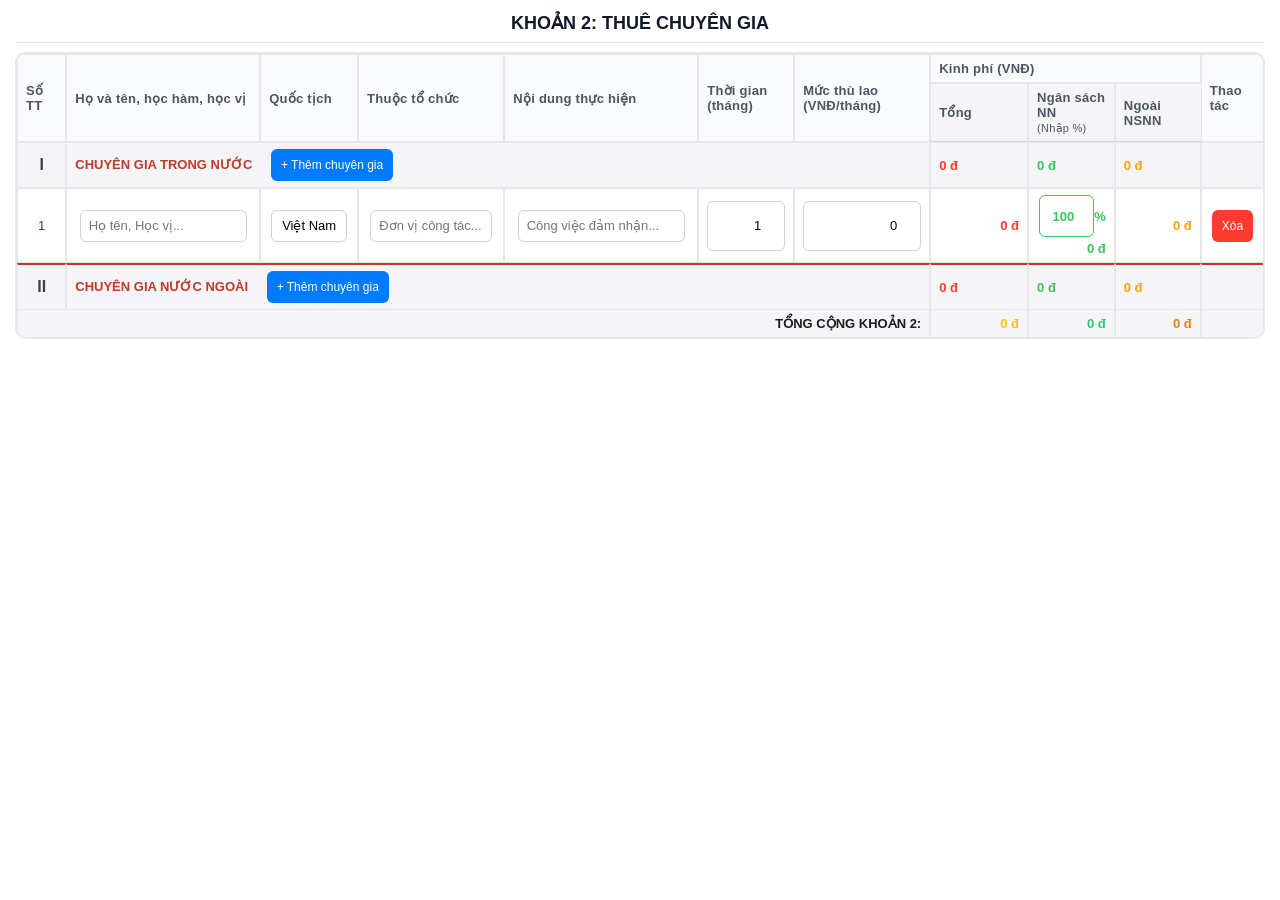
<file: k2-thue-chuyen-gia.html>
<!DOCTYPE html>
<html lang="vi">
<head>
    <meta charset="UTF-8">
    <meta name="viewport" content="width=device-width, initial-scale=1.0">
    <title>Dự Toán - Khoản 2: Thuê chuyên gia</title>
    <style>
        body { font-family: -apple-system, BlinkMacSystemFont, "Segoe UI", Roboto, Helvetica, Arial, sans-serif; background-color: #f5f5f7; padding: 20px; color: #1d1d1f; margin: 0;}
        .container { display: inline-block; min-width: 100%; box-sizing: border-box; margin: auto; background: #fff; padding: 24px; border-radius: 12px; box-shadow: 0 4px 24px rgba(0,0,0,0.04); overflow: visible; }
        h2 { text-align: center; color: #1d1d1f; border-bottom: 1px solid #e5e5ea; padding-bottom: 15px; text-transform: uppercase; font-weight: 600;}
        
        table { width: 100%; border-collapse: separate; border-spacing: 0; margin-top: 20px; font-size: 14px; box-shadow: 0 0 0 1px #e5e5ea; border-radius: 8px; overflow: hidden;}
        th, td { border: 1px solid #e5e5ea; padding: 10px; text-align: center; vertical-align: middle; }
        
        /* CSS cho phần Header Bảng */
        th { background-color: #f5f5f7; color: #1d1d1f; padding: 12px; font-weight: 600;}
        .th-sub { background-color: #f5f5f7; border-bottom: 1px solid #d1d1d6; font-size: 13px;}
        
        /* Input fields */
        td input[type="text"] { width: 95%; padding: 8px; border: 1px solid #d1d1d6; border-radius: 6px; box-sizing: border-box; transition: 0.2s;}
        td input[type="number"] { width: 80px; padding: 8px; text-align: right; border: 1px solid #d1d1d6; border-radius: 6px; transition: 0.2s;}
        td input:focus { outline: none; border-color: #007aff; box-shadow: 0 0 0 3px rgba(0, 122, 255, 0.2); }
        .ratio-input { width: 45px !important; padding: 4px !important; font-size: 12px; text-align: center; border: 1px solid #34c759 !important; color: #34c759; font-weight: 600; border-radius: 6px;}
        
        /* Cấu trúc dòng */
        .row-special-header { background-color: #f5f5f7; font-weight: 600; border-top: 1px solid #e5e5ea;}
        .row-special-header td { text-align: left; }
        
        .row-sub-task { background-color: #ffffff; }
        .row-sub-task td { border-bottom: 1px solid #e5e5ea; }
        
        .total-row { background-color: #f5f5f7; font-weight: 600; color: #1d1d1f; font-size: 14px; }
        
        /* Màu sắc phân biệt cột tiền */
        .col-total { font-weight: 600; color: #ff3b30; text-align: right; }
        .col-nsnn { font-weight: 600; color: #34c759; text-align: right; }
        .col-ngoai { font-weight: 600; color: #ff9f0a; text-align: right; }

        /* Nút bấm Apple Style */
        .btn-add-sub { background-color: #007aff; color: white; margin-left: 15px; font-size: 12px; padding: 6px 10px; border: none; border-radius: 6px; cursor: pointer; font-weight: 500; transition: 0.2s;}
        .btn-add-sub:hover { background-color: #005bb5; }
        
        .btn-del { background-color: #ff3b30; color: white; padding: 6px 10px; font-size: 12px; border: none; border-radius: 6px; cursor: pointer; transition: 0.2s;}
        .btn-del:hover { background-color: #d70015; }
    </style>
<link rel='stylesheet' href='wizard-forms.css'>
</head>
<body>

<div class="container">
    <h2>Khoản 2: Thuê chuyên gia</h2>
    
    <table>
        <thead>
            <tr>
                <th rowspan="2" width="4%">Số TT</th>
                <th rowspan="2" width="16%">Họ và tên, học hàm, học vị</th>
                <th rowspan="2" width="8%">Quốc tịch</th>
                <th rowspan="2" width="12%">Thuộc tổ chức</th>
                <th rowspan="2" width="16%">Nội dung thực hiện</th>
                <th rowspan="2" width="7%">Thời gian (tháng)</th>
                <th rowspan="2" width="10%">Mức thù lao (VNĐ/tháng)</th>
                <th colspan="3" width="22%">Kinh phí (VNĐ)</th>
                <th rowspan="2" width="5%">Thao tác</th>
            </tr>
            <tr>
                <th width="8%" class="th-sub">Tổng</th>
                <th width="7%" class="th-sub">Ngân sách NN <br><span style="font-weight: normal; font-size: 11px;">(Nhập %)</span></th>
                <th width="7%" class="th-sub">Ngoài NSNN</th>
            </tr>
        </thead>
        <tbody id="expertTable" oninput="calculateExpertBudget()">
            
            <tr class="row-special-header" id="group_I" data-id="I">
                <td style="text-align: center; font-size: 16px;">I</td>
                <td colspan="6" style="color: #c0392b; text-transform: uppercase;">
                    Chuyên gia trong nước
                    <button class="btn-add-sub" onclick="addExpert('I')">+ Thêm chuyên gia</button>
                </td>
                <td class="col-total" id="sum_total_I">0 đ</td>
                <td class="col-nsnn" id="sum_nsnn_I">0 đ</td>
                <td class="col-ngoai" id="sum_ngoai_I">0 đ</td>
                <td></td>
            </tr>
            <tr class="row-special-header" id="group_II" data-id="II">
                <td style="text-align: center; font-size: 16px; border-top: 2px solid #c0392b;">II</td>
                <td colspan="6" style="color: #c0392b; text-transform: uppercase; border-top: 2px solid #c0392b;">
                    Chuyên gia nước ngoài
                    <button class="btn-add-sub" onclick="addExpert('II')">+ Thêm chuyên gia</button>
                </td>
                <td class="col-total" id="sum_total_II" style="border-top: 2px solid #c0392b;">0 đ</td>
                <td class="col-nsnn" id="sum_nsnn_II" style="border-top: 2px solid #c0392b;">0 đ</td>
                <td class="col-ngoai" id="sum_ngoai_II" style="border-top: 2px solid #c0392b;">0 đ</td>
                <td style="border-top: 2px solid #c0392b;"></td>
            </tr>
            </tbody>
        <tfoot>
            <tr class="total-row">
                <td colspan="7" style="text-align: right;">TỔNG CỘNG KHOẢN 2:</td>
                <td id="grandTotal" class="col-total" style="color: #f1c40f;">0 đ</td>
                <td id="grandNsnn" class="col-nsnn" style="color: #2ecc71;">0 đ</td>
                <td id="grandNgoai" class="col-ngoai" style="color: #e67e22;">0 đ</td>
                <td></td>
            </tr>
        </tfoot>
    </table>
</div>

<script>
    let expertCounterI = 0;
    let expertCounterII = 0;

    // Hàm thêm dòng chuyên gia mới
    function addExpert(groupId) {
        let subId = 0;
        if (groupId === 'I') {
            expertCounterI++;
            subId = expertCounterI;
        } else {
            expertCounterII++;
            subId = expertCounterII;
        }
        
        // Tìm vị trí chèn (chèn xuống dưới cùng của nhóm tương ứng)
        const relatedRows = document.querySelectorAll(`tr[data-parent="${groupId}"]`);
        let insertAfter = document.getElementById(`group_${groupId}`);
        if(relatedRows.length > 0) {
            insertAfter = relatedRows[relatedRows.length - 1]; 
        }

        const tr = document.createElement('tr');
        tr.className = 'row-sub-task';
        tr.setAttribute('data-parent', groupId);
        
        tr.innerHTML = `
            <td class="sub-number"></td>
            <td><input type="text" placeholder="Họ tên, Học vị..."></td>
            <td><input type="text" value="${groupId === 'I' ? 'Việt Nam' : ''}" style="text-align: center;"></td>
            <td><input type="text" placeholder="Đơn vị công tác..."></td>
            <td><input type="text" placeholder="Công việc đảm nhận..."></td>
            <td><input type="number" class="time-input" value="1" min="0" step="0.1" style="width: 60px;"></td>
            <td><input type="number" class="rate-input" value="0" min="0" step="500000" style="width: 100px;"></td>
            
            <td class="col-total row-total">0 đ</td>
            <td class="col-nsnn">
                <input type="number" class="ratio-input" value="100" min="0" max="100">%
                <div class="row-nsnn" style="margin-top: 4px;">0 đ</div>
            </td>
            <td class="col-ngoai row-ngoai">0 đ</td>
            
            <td><button class="btn-del" onclick="deleteExpert(this, '${groupId}')">Xóa</button></td>
        `;

        insertAfter.insertAdjacentElement('afterend', tr);
        updateNumbers(groupId);
        calculateExpertBudget();
    }

    // Hàm xóa dòng
    function deleteExpert(btn, groupId) {
        btn.closest('tr').remove();
        updateNumbers(groupId);
        calculateExpertBudget();
    }

    // Hàm đánh lại số thứ tự (1, 2, 3...) cho từng nhóm
    function updateNumbers(groupId) {
        document.querySelectorAll(`tr[data-parent="${groupId}"]`).forEach((row, index) => {
            row.querySelector('.sub-number').innerText = index + 1;
        });
    }

    // Hàm tính toán tiền
    function calculateExpertBudget() {
        let grandTotal = 0;
        let grandNsnn = 0;
        let grandNgoai = 0;

        ['I', 'II'].forEach(groupId => {
            let groupTotal = 0;
            let groupNsnn = 0;
            let groupNgoai = 0;
            
            document.querySelectorAll(`tr[data-parent="${groupId}"]`).forEach(subRow => {
                const time = parseFloat(subRow.querySelector('.time-input').value) || 0;
                const rate = parseFloat(subRow.querySelector('.rate-input').value) || 0;
                const ratio = (parseFloat(subRow.querySelector('.ratio-input').value) || 0) / 100;
                
                // Công thức: Tổng = Thời gian * Mức thù lao
                const rowTotal = time * rate;
                // Chẻ tiền theo %
                const rowNsnn = rowTotal * ratio;
                const rowNgoai = rowTotal - rowNsnn;
                
                subRow.querySelector('.row-total').innerText = Math.round(rowTotal).toLocaleString('vi-VN') + " đ";
                subRow.querySelector('.row-nsnn').innerText = Math.round(rowNsnn).toLocaleString('vi-VN') + " đ";
                subRow.querySelector('.row-ngoai').innerText = Math.round(rowNgoai).toLocaleString('vi-VN') + " đ";
                
                groupTotal += rowTotal;
                groupNsnn += rowNsnn;
                groupNgoai += rowNgoai;
            });

            // Cập nhật tổng cho từng Nhóm I và II
            document.getElementById(`sum_total_${groupId}`).innerText = Math.round(groupTotal).toLocaleString('vi-VN') + " đ";
            document.getElementById(`sum_nsnn_${groupId}`).innerText = Math.round(groupNsnn).toLocaleString('vi-VN') + " đ";
            document.getElementById(`sum_ngoai_${groupId}`).innerText = Math.round(groupNgoai).toLocaleString('vi-VN') + " đ";
            
            // Cộng dồn vào Tổng lớn
            grandTotal += groupTotal;
            grandNsnn += groupNsnn;
            grandNgoai += groupNgoai;
        });

        // Cập nhật dòng Tổng cộng cuối cùng
        document.getElementById('grandTotal').innerText = Math.round(grandTotal).toLocaleString('vi-VN') + " đ";
        document.getElementById('grandNsnn').innerText = Math.round(grandNsnn).toLocaleString('vi-VN') + " đ";
        document.getElementById('grandNgoai').innerText = Math.round(grandNgoai).toLocaleString('vi-VN') + " đ";
    }

    // Tự động thêm 1 dòng trắng vào Nhóm I khi tải trang cho đỡ trống
    window.onload = function() {
        addExpert('I'); 
    };
</script>

<script src="autosave.js"></script></body>
</html>
</file>
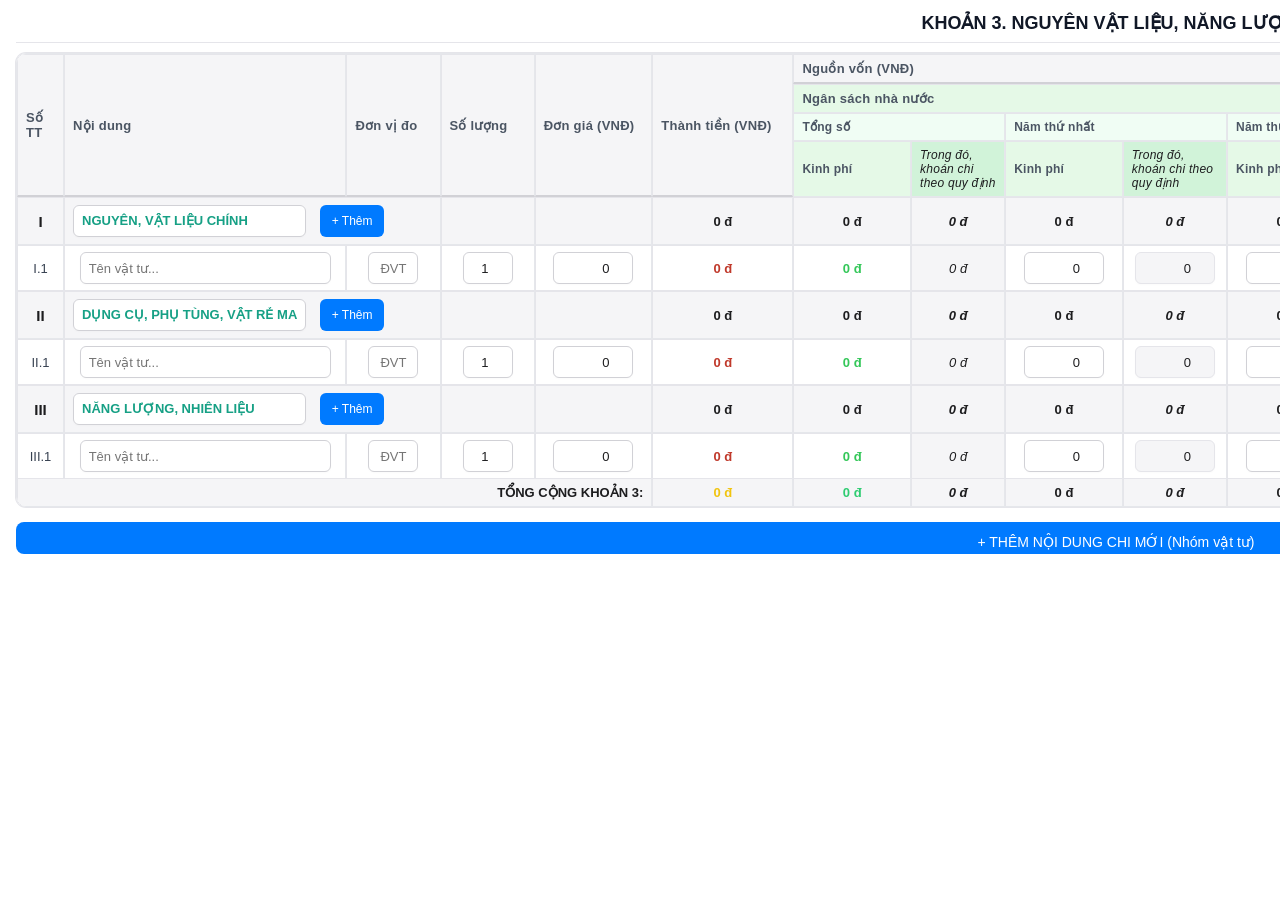
<file: k3-nvl.html>
<!DOCTYPE html>
<html lang="vi">
<head>
    <meta charset="UTF-8">
    <meta name="viewport" content="width=device-width, initial-scale=1.0">
    <title>Dự Toán - Khoản 3: Nguyên vật liệu, năng lượng</title>
    <style>
        body { font-family: -apple-system, BlinkMacSystemFont, "Segoe UI", Roboto, Helvetica, Arial, sans-serif; background-color: #f5f5f7; padding: 20px; color: #1d1d1f; margin: 0; }
        .container { display: inline-block; min-width: 100%; box-sizing: border-box; margin: auto; background: #fff; padding: 24px; border-radius: 12px; box-shadow: 0 4px 24px rgba(0,0,0,0.04); overflow: visible; }
        h2 { text-align: center; color: #1d1d1f; border-bottom: 1px solid #e5e5ea; padding-bottom: 15px; text-transform: uppercase; font-weight: 600;}
        
        table { width: 100%; border-collapse: separate; border-spacing: 0; margin-top: 15px; font-size: 13px; min-width: 2200px; box-shadow: 0 0 0 1px #e5e5ea; border-radius: 8px; overflow: hidden; }
        th, td { border: 1px solid #e5e5ea; padding: 10px; text-align: center; vertical-align: middle; }
        
        /* Màu sắc Header 4 tầng */
        th { color: #1d1d1f; padding: 12px 10px; font-weight: 600;}
        .th-level-1 { background-color: #f5f5f7; border-bottom: 2px solid #d1d1d6; }
        .th-nsnn { background-color: #e5f9e7; } 
        .th-ngoai { background-color: #fff1e0; } 
        .th-sub-nsnn { background-color: #f0fdf4; font-size: 12px; font-weight: 600;}
        .th-sub-ngoai { background-color: #fff7ed; font-size: 12px; font-weight: 600;}
        .th-khoan { background-color: #d1f3d9; color: #1d1d1f; font-size: 12px; font-weight: normal; font-style: italic;}
        .th-kp { background-color: #e5f9e7; font-size: 12px;}
        
        /* Input fields */
        td input[type="text"], td input[type="number"], td select { 
            width: 95%; padding: 8px; border: 1px solid #d1d1d6; border-radius: 6px; box-sizing: border-box; font-size: 13px; transition: 0.2s; background: #fff; color: #1d1d1f;
        }
        td input[type="number"] { width: 80px; text-align: right; }
        td input:focus, td select:focus { outline: none; border-color: #007aff; box-shadow: 0 0 0 3px rgba(0, 122, 255, 0.2); }
        
        .col-thanh-tien { font-weight: 600; color: #ff3b30; }
        .col-tong-nsnn { font-weight: 600; color: #34c759; }
        .col-tong-khoan { color: #1d1d1f; background-color: #f5f5f7; font-style: italic;}
        .col-tong-ngoai { font-weight: 600; color: #ff9f0a; }
        
        .khoan-input { background-color: #f5f5f7 !important; border-color: #e5e5ea !important; color: #1d1d1f !important;}
        
        /* Cấu trúc dòng */
        .row-special-header { background-color: #f5f5f7; font-weight: 600; border-top: 1px solid #e5e5ea;}
        .row-special-header td { color: #1d1d1f; }
        .row-sub-task { background-color: #ffffff; }
        .row-sub-task td { border-bottom: 1px solid #e5e5ea; }
        .row-sub-task:hover { background-color: #fcfcfc; }
        
        .total-row { background-color: #f5f5f7; font-weight: 600; color: #1d1d1f; font-size: 14px; }
        
        /* Nút bấm Apple Style */
        .btn-add-main { background-color: #007aff; color: white; padding: 12px 20px; font-size: 14px; margin-top: 15px; width: 100%; border: none; border-radius: 8px; cursor: pointer; font-weight: 500; transition: 0.2s;}
        .btn-add-main:hover { background-color: #005bb5; }
        
        .btn-add-sub { background-color: #007aff; color: white; margin-left: 10px; font-size: 12px; padding: 6px 12px; border: none; border-radius: 6px; cursor: pointer; transition: 0.2s;}
        .btn-add-sub:hover { background-color: #005bb5; }
        
        .btn-del { background-color: #ff3b30; color: white; padding: 6px 10px; font-size: 12px; border: none; border-radius: 6px; cursor: pointer; transition: 0.2s;}
        .btn-del:hover { background-color: #d70015; }
    </style>
<link rel='stylesheet' href='wizard-forms.css'>
</head>
<body>

<div class="container">
    <h2>Khoản 3. Nguyên vật liệu, năng lượng</h2>
    
    <table>
        <thead>
            <tr>
                <th rowspan="4" width="2%" class="th-level-1">Số TT</th>
                <th rowspan="4" width="12%" class="th-level-1">Nội dung</th>
                <th rowspan="4" width="4%" class="th-level-1">Đơn vị đo</th>
                <th rowspan="4" width="4%" class="th-level-1">Số lượng</th>
                <th rowspan="4" width="5%" class="th-level-1">Đơn giá (VNĐ)</th>
                <th rowspan="4" width="6%" class="th-level-1">Thành tiền (VNĐ)</th>
                <th colspan="12" class="th-level-1">Nguồn vốn (VNĐ)</th>
                <th rowspan="4" width="3%" class="th-level-1">Thao tác</th>
            </tr>
            <tr>
                <th colspan="8" class="th-nsnn">Ngân sách nhà nước</th>
                <th colspan="4" class="th-ngoai">Ngoài ngân sách nhà nước</th>
            </tr>
            <tr>
                <th colspan="2" class="th-sub-nsnn">Tổng số</th>
                <th colspan="2" class="th-sub-nsnn">Năm thứ nhất</th>
                <th colspan="2" class="th-sub-nsnn">Năm thứ hai</th>
                <th colspan="2" class="th-sub-nsnn">Năm thứ ba</th>
                <th rowspan="2" class="th-sub-ngoai" width="5%">Tổng số</th>
                <th rowspan="2" class="th-sub-ngoai" width="5%">Năm thứ nhất</th>
                <th rowspan="2" class="th-sub-ngoai" width="5%">Năm thứ hai</th>
                <th rowspan="2" class="th-sub-ngoai" width="5%">Năm thứ ba</th>
            </tr>
            <tr>
                <th class="th-kp" width="5%">Kinh phí</th>
                <th class="th-khoan" width="4%">Trong đó, khoán chi theo quy định</th>
                <th class="th-kp" width="5%">Kinh phí</th>
                <th class="th-khoan" width="4%">Trong đó, khoán chi theo quy định</th>
                <th class="th-kp" width="5%">Kinh phí</th>
                <th class="th-khoan" width="4%">Trong đó, khoán chi theo quy định</th>
                <th class="th-kp" width="5%">Kinh phí</th>
                <th class="th-khoan" width="4%">Trong đó, khoán chi theo quy định</th>
            </tr>
        </thead>
        <tbody id="materialsTable" oninput="calculateMaterials()">
            </tbody>
        <tfoot>
            <tr class="total-row">
                <td colspan="5" style="text-align: right;">TỔNG CỘNG KHOẢN 3:</td>
                <td id="g_tt" class="col-thanh-tien" style="color:#f1c40f;">0 đ</td>
                
                <td id="g_nsnn_tot_kp" class="col-tong-nsnn" style="color:#2ecc71;">0 đ</td>
                <td id="g_nsnn_tot_kh" class="col-tong-khoan">0 đ</td>
                <td id="g_nsnn_y1_kp">0 đ</td><td id="g_nsnn_y1_kh" style="font-style:italic">0 đ</td>
                <td id="g_nsnn_y2_kp">0 đ</td><td id="g_nsnn_y2_kh" style="font-style:italic">0 đ</td>
                <td id="g_nsnn_y3_kp">0 đ</td><td id="g_nsnn_y3_kh" style="font-style:italic">0 đ</td>
                
                <td id="g_ngoai_tot" class="col-tong-ngoai" style="color:#e67e22;">0 đ</td>
                <td id="g_ngoai_y1">0 đ</td>
                <td id="g_ngoai_y2">0 đ</td>
                <td id="g_ngoai_y3">0 đ</td>
                <td></td>
            </tr>
        </tfoot>
    </table>

    <button class="btn-add-main" onclick="addMainGroup('')">+ THÊM NỘI DUNG CHI MỚI (Nhóm vật tư)</button>
</div>

<script>
    let groupCounter = 0;
    const romanNumerals = ['I', 'II', 'III', 'IV', 'V', 'VI', 'VII', 'VIII', 'IX', 'X'];

    // Khởi tạo 3 nhóm mặc định ban đầu cho giống form, nhưng có thể xóa/sửa tên được
    function initTable() {
        addMainGroup("Nguyên, vật liệu chính");
        addMainGroup("Dụng cụ, phụ tùng, vật rẻ mau hỏng");
        addMainGroup("Năng lượng, nhiên liệu");
    }

    // Hàm đẻ ra một Nhóm bự (Main Group)
    function addMainGroup(defaultName = "") {
        groupCounter++;
        const groupId = "G_" + Date.now() + "_" + groupCounter; // Tạo ID duy nhất
        const tbody = document.getElementById('materialsTable');
        
        const tr = document.createElement('tr');
        tr.className = 'row-special-header';
        tr.setAttribute('data-id', groupId);
        
        tr.innerHTML = `
            <td class="group-num" style="font-size: 15px; text-align: center;"></td>
            <td colspan="2" style="text-align: left;">
                <input type="text" value="${defaultName}" placeholder="Nhập tên Nhóm chi phí..." style="width: 65%; font-weight: bold; color: #16a085; text-transform: uppercase;">
                <button class="btn-add-sub" onclick="addItem('${groupId}')">+ Thêm</button>
            </td>
            <td></td><td></td>
            <td class="col-thanh-tien sum-tt">0 đ</td>
            
            <td class="col-tong-nsnn sum-nsnn-kp">0 đ</td>
            <td class="col-tong-khoan sum-nsnn-kh">0 đ</td>
            <td class="sum-n1-kp">0 đ</td><td class="sum-n1-kh" style="font-style:italic">0 đ</td>
            <td class="sum-n2-kp">0 đ</td><td class="sum-n2-kh" style="font-style:italic">0 đ</td>
            <td class="sum-n3-kp">0 đ</td><td class="sum-n3-kh" style="font-style:italic">0 đ</td>
            
            <td class="col-tong-ngoai sum-ngoai-tot">0 đ</td>
            <td class="sum-ngoai-y1">0 đ</td>
            <td class="sum-ngoai-y2">0 đ</td>
            <td class="sum-ngoai-y3">0 đ</td>
            <td><button class="btn-del" onclick="deleteGroup('${groupId}')" style="background-color: #7f8c8d;">Xóa Nhóm</button></td>
        `;
        tbody.appendChild(tr);
        
        updateGroupNumbers();
        addItem(groupId); // Tự động đẻ 1 dòng con khi tạo nhóm
    }

    // Hàm đẻ ra 1 dòng vật tư chi tiết bên trong 1 nhóm
    function addItem(groupId) {
        const relatedRows = document.querySelectorAll(`tr[data-parent="${groupId}"]`);
        let groupHeader = document.querySelector(`.row-special-header[data-id="${groupId}"]`);
        let insertAfter = groupHeader;
        
        if(relatedRows.length > 0) {
            insertAfter = relatedRows[relatedRows.length - 1]; 
        }

        const tr = document.createElement('tr');
        tr.className = 'row-sub-task';
        tr.setAttribute('data-parent', groupId);
        
        tr.innerHTML = `
            <td class="stt-col"></td>
            <td><input type="text" placeholder="Tên vật tư..."></td>
            <td><input type="text" placeholder="ĐVT" style="width: 50px; text-align: center;"></td>
            <td><input type="number" class="qty-input" value="1" min="0" style="width: 50px;"></td>
            <td><input type="number" class="price-input" value="0" min="0" step="1000"></td>
            <td class="col-thanh-tien row-tt">0 đ</td>
            
            <td class="col-tong-nsnn row-nsnn-tot-kp">0 đ</td>
            <td class="col-tong-khoan row-nsnn-tot-kh">0 đ</td>
            <td><input type="number" class="n1-kp" value="0" min="0" step="10000"></td>
            <td><input type="number" class="n1-kh khoan-input" value="0" min="0" step="10000"></td>
            <td><input type="number" class="n2-kp" value="0" min="0" step="10000"></td>
            <td><input type="number" class="n2-kh khoan-input" value="0" min="0" step="10000"></td>
            <td><input type="number" class="n3-kp" value="0" min="0" step="10000"></td>
            <td><input type="number" class="n3-kh khoan-input" value="0" min="0" step="10000"></td>
            
            <td class="col-tong-ngoai row-ngoai-tot">0 đ</td>
            <td><input type="number" class="ngoai-1" value="0" min="0" step="10000"></td>
            <td><input type="number" class="ngoai-2" value="0" min="0" step="10000"></td>
            <td><input type="number" class="ngoai-3" value="0" min="0" step="10000"></td>
            
            <td><button class="btn-del" onclick="deleteRow(this, '${groupId}')">Xóa</button></td>
        `;
        
        insertAfter.insertAdjacentElement('afterend', tr);
        updateItemNumbers(groupId);
        calculateMaterials();
    }

    // Xóa nguyên 1 cụm to
    function deleteGroup(groupId) {
        if(confirm("Xóa toàn bộ Nhóm này cùng các vật tư bên trong?")) {
            document.querySelector(`.row-special-header[data-id="${groupId}"]`).remove();
            document.querySelectorAll(`tr[data-parent="${groupId}"]`).forEach(row => row.remove());
            updateGroupNumbers();
            calculateMaterials();
        }
    }

    // Xóa 1 dòng vật tư nhỏ
    function deleteRow(btn, groupId) {
        btn.closest('tr').remove();
        updateItemNumbers(groupId);
        calculateMaterials();
    }

    // Đánh số La mã (I, II, III...) cho Nhóm to
    function updateGroupNumbers() {
        document.querySelectorAll('.row-special-header').forEach((row, index) => {
            const roman = romanNumerals[index] || (index + 1);
            row.querySelector('.group-num').innerText = roman;
            const groupId = row.getAttribute('data-id');
            updateItemNumbers(groupId, roman);
        });
    }

    // Đánh số Ả rập (I.1, I.2...) cho các dòng con
    function updateItemNumbers(groupId, romanPrefix) {
        // Lấy lại số La mã hiện tại của nhóm nếu không truyền vào
        if(!romanPrefix) {
            const groupRow = document.querySelector(`.row-special-header[data-id="${groupId}"]`);
            if(groupRow) romanPrefix = groupRow.querySelector('.group-num').innerText;
        }
        
        document.querySelectorAll(`tr[data-parent="${groupId}"]`).forEach((row, index) => {
            row.querySelector('.stt-col').innerText = `${romanPrefix}.${index + 1}`;
        });
    }

    // Siêu hàm tính toán 19 cột tương thích với việc thêm bớt nhóm tự động
    function calculateMaterials() {
        let G_tt = 0;
        let G_nkp = 0, G_nkh = 0, G_n1k = 0, G_n1h = 0, G_n2k = 0, G_n2h = 0, G_n3k = 0, G_n3h = 0;
        let G_og = 0, G_o1 = 0, G_o2 = 0, G_o3 = 0;

        document.querySelectorAll('.row-special-header').forEach(groupRow => {
            const groupId = groupRow.getAttribute('data-id');
            let grp_tt = 0;
            let grp_nkp = 0, grp_nkh = 0, grp_n1k = 0, grp_n1h = 0, grp_n2k = 0, grp_n2h = 0, grp_n3k = 0, grp_n3h = 0;
            let grp_og = 0, grp_o1 = 0, grp_o2 = 0, grp_o3 = 0;

            document.querySelectorAll(`tr[data-parent="${groupId}"]`).forEach(row => {
                // 1. Tính Thành tiền
                const qty = parseFloat(row.querySelector('.qty-input').value) || 0;
                const price = parseFloat(row.querySelector('.price-input').value) || 0;
                const tt = qty * price;
                row.querySelector('.row-tt').innerText = Math.round(tt).toLocaleString('vi-VN') + " đ";
                grp_tt += tt;

                // 2. Tính dữ liệu NSNN
                const n1k = parseFloat(row.querySelector('.n1-kp').value) || 0;
                const n1h = parseFloat(row.querySelector('.n1-kh').value) || 0;
                const n2k = parseFloat(row.querySelector('.n2-kp').value) || 0;
                const n2h = parseFloat(row.querySelector('.n2-kh').value) || 0;
                const n3k = parseFloat(row.querySelector('.n3-kp').value) || 0;
                const n3h = parseFloat(row.querySelector('.n3-kh').value) || 0;
                
                const sum_kp = n1k + n2k + n3k;
                const sum_kh = n1h + n2h + n3h;
                
                row.querySelector('.row-nsnn-tot-kp').innerText = Math.round(sum_kp).toLocaleString('vi-VN') + " đ";
                row.querySelector('.row-nsnn-tot-kh').innerText = Math.round(sum_kh).toLocaleString('vi-VN') + " đ";
                
                grp_nkp += sum_kp; grp_nkh += sum_kh;
                grp_n1k += n1k; grp_n1h += n1h; grp_n2k += n2k; grp_n2h += n2h; grp_n3k += n3k; grp_n3h += n3h;

                // 3. Tính dữ liệu Ngoài NSNN
                const o1 = parseFloat(row.querySelector('.ngoai-1').value) || 0;
                const o2 = parseFloat(row.querySelector('.ngoai-2').value) || 0;
                const o3 = parseFloat(row.querySelector('.ngoai-3').value) || 0;
                const sum_o = o1 + o2 + o3;
                
                row.querySelector('.row-ngoai-tot').innerText = Math.round(sum_o).toLocaleString('vi-VN') + " đ";
                
                grp_og += sum_o; grp_o1 += o1; grp_o2 += o2; grp_o3 += o3;

                // Lỗi 1: Báo đỏ nếu chia tiền các năm không khớp Thành Tiền
                if(tt > 0 && (sum_kp + sum_o) !== tt) {
                    row.querySelector('.row-tt').style.color = "red";
                } else {
                    row.querySelector('.row-tt').style.color = "#c0392b";
                }
                
                // Lỗi 2: Cảnh báo đỏ nếu gõ Khoán chi > Kinh phí
                [ {k: n1k, h: n1h, el: '.n1-kh'}, {k: n2k, h: n2h, el: '.n2-kh'}, {k: n3k, h: n3h, el: '.n3-kh'} ].forEach(y => {
                    const inputKh = row.querySelector(y.el);
                    if(y.h > y.k) {
                        inputKh.style.backgroundColor = "#fadbd8"; inputKh.style.color = "red";
                    } else {
                        inputKh.style.backgroundColor = "#e8f8f5"; inputKh.style.color = "#117a65";
                    }
                });
            });

            // Ghi Tổng vào dòng Header của Nhóm
            groupRow.querySelector('.sum-tt').innerText = Math.round(grp_tt).toLocaleString('vi-VN') + " đ";
            groupRow.querySelector('.sum-nsnn-kp').innerText = Math.round(grp_nkp).toLocaleString('vi-VN') + " đ";
            groupRow.querySelector('.sum-nsnn-kh').innerText = Math.round(grp_nkh).toLocaleString('vi-VN') + " đ";
            groupRow.querySelector('.sum-n1-kp').innerText = Math.round(grp_n1k).toLocaleString('vi-VN') + " đ";
            groupRow.querySelector('.sum-n1-kh').innerText = Math.round(grp_n1h).toLocaleString('vi-VN') + " đ";
            groupRow.querySelector('.sum-n2-kp').innerText = Math.round(grp_n2k).toLocaleString('vi-VN') + " đ";
            groupRow.querySelector('.sum-n2-kh').innerText = Math.round(grp_n2h).toLocaleString('vi-VN') + " đ";
            groupRow.querySelector('.sum-n3-kp').innerText = Math.round(grp_n3k).toLocaleString('vi-VN') + " đ";
            groupRow.querySelector('.sum-n3-kh').innerText = Math.round(grp_n3h).toLocaleString('vi-VN') + " đ";
            
            groupRow.querySelector('.sum-ngoai-tot').innerText = Math.round(grp_og).toLocaleString('vi-VN') + " đ";
            groupRow.querySelector('.sum-ngoai-y1').innerText = Math.round(grp_o1).toLocaleString('vi-VN') + " đ";
            groupRow.querySelector('.sum-ngoai-y2').innerText = Math.round(grp_o2).toLocaleString('vi-VN') + " đ";
            groupRow.querySelector('.sum-ngoai-y3').innerText = Math.round(grp_o3).toLocaleString('vi-VN') + " đ";

            // Cộng dồn vào Tổng toàn cục
            G_tt += grp_tt; 
            G_nkp += grp_nkp; G_nkh += grp_nkh; G_n1k += grp_n1k; G_n1h += grp_n1h; G_n2k += grp_n2k; G_n2h += grp_n2h; G_n3k += grp_n3k; G_n3h += grp_n3h;
            G_og += grp_og; G_o1 += grp_o1; G_o2 += grp_o2; G_o3 += grp_o3;
        });

        // Ghi Tổng toàn cục
        document.getElementById('g_tt').innerText = Math.round(G_tt).toLocaleString('vi-VN') + " đ";
        document.getElementById('g_nsnn_tot_kp').innerText = Math.round(G_nkp).toLocaleString('vi-VN') + " đ";
        document.getElementById('g_nsnn_tot_kh').innerText = Math.round(G_nkh).toLocaleString('vi-VN') + " đ";
        document.getElementById('g_nsnn_y1_kp').innerText = Math.round(G_n1k).toLocaleString('vi-VN') + " đ";
        document.getElementById('g_nsnn_y1_kh').innerText = Math.round(G_n1h).toLocaleString('vi-VN') + " đ";
        document.getElementById('g_nsnn_y2_kp').innerText = Math.round(G_n2k).toLocaleString('vi-VN') + " đ";
        document.getElementById('g_nsnn_y2_kh').innerText = Math.round(G_n2h).toLocaleString('vi-VN') + " đ";
        document.getElementById('g_nsnn_y3_kp').innerText = Math.round(G_n3k).toLocaleString('vi-VN') + " đ";
        document.getElementById('g_nsnn_y3_kh').innerText = Math.round(G_n3h).toLocaleString('vi-VN') + " đ";
        
        document.getElementById('g_ngoai_tot').innerText = Math.round(G_og).toLocaleString('vi-VN') + " đ";
        document.getElementById('g_ngoai_y1').innerText = Math.round(G_o1).toLocaleString('vi-VN') + " đ";
        document.getElementById('g_ngoai_y2').innerText = Math.round(G_o2).toLocaleString('vi-VN') + " đ";
        document.getElementById('g_ngoai_y3').innerText = Math.round(G_o3).toLocaleString('vi-VN') + " đ";
    }

    // Tự động sinh 3 nhóm mặc định khi mở lên
    window.onload = initTable;
</script>

<script src="autosave.js"></script></body>
</html>
</file>
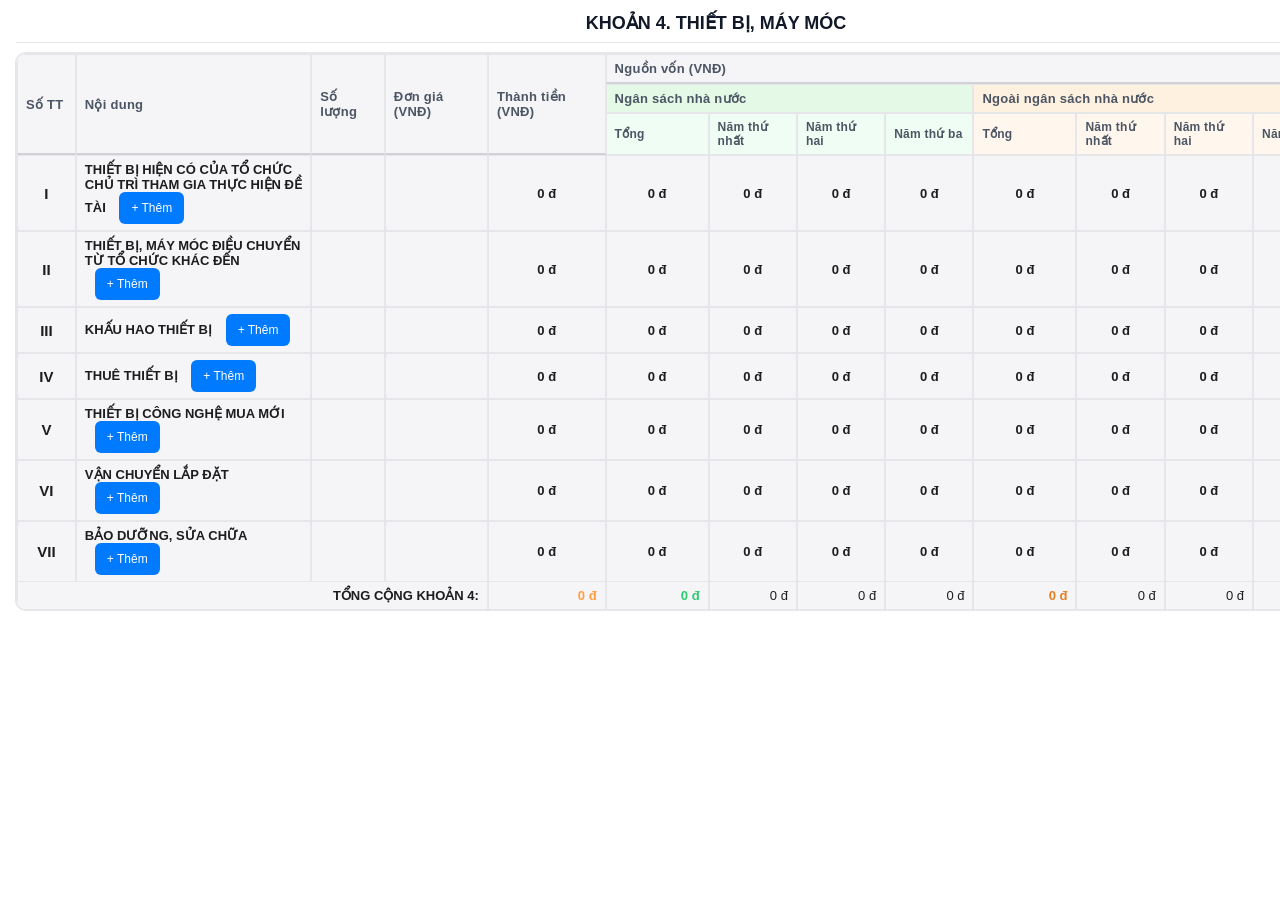
<file: k4-thiet-bi-may-moc.html>
<!DOCTYPE html>
<html lang="vi">
<head>
    <meta charset="UTF-8">
    <meta name="viewport" content="width=device-width, initial-scale=1.0">
    <title>Dự Toán - Khoản 4: Thiết bị, máy móc</title>
    <style>
        body { font-family: -apple-system, BlinkMacSystemFont, "Segoe UI", Roboto, Helvetica, Arial, sans-serif; background-color: #f5f5f7; padding: 20px; color: #1d1d1f; margin: 0; }
        .container { display: inline-block; min-width: 100%; box-sizing: border-box; margin: auto; background: #fff; padding: 24px; border-radius: 12px; box-shadow: 0 4px 24px rgba(0,0,0,0.04); overflow: visible; }
        h2 { text-align: center; color: #1d1d1f; border-bottom: 1px solid #e5e5ea; padding-bottom: 15px; text-transform: uppercase; font-weight: 600;}
        
        table { width: 100%; border-collapse: separate; border-spacing: 0; margin-top: 15px; font-size: 13px; min-width: 1400px; box-shadow: 0 0 0 1px #e5e5ea; border-radius: 8px; overflow: hidden; }
        th, td { border: 1px solid #e5e5ea; padding: 10px; text-align: center; vertical-align: middle; }
        
        /* Màu sắc Header 3 tầng */
        th { color: #1d1d1f; padding: 12px 10px; font-weight: 600;}
        .th-level-1 { background-color: #f5f5f7; border-bottom: 2px solid #d1d1d6; } 
        .th-nsnn { background-color: #e5f9e7; } 
        .th-ngoai { background-color: #fff1e0; } 
        .th-sub-nsnn { background-color: #f0fdf4; font-size: 12px; font-weight: 600;}
        .th-sub-ngoai { background-color: #fff7ed; font-size: 12px; font-weight: 600;}
        
        /* Input fields */
        td input[type="text"] { width: 95%; padding: 8px; border: 1px solid #d1d1d6; border-radius: 6px; box-sizing: border-box; font-size: 13px; transition: 0.2s;}
        td input[type="number"] { width: 85px; padding: 8px; text-align: right; border: 1px solid #d1d1d6; border-radius: 6px; font-size: 13px; transition: 0.2s;}
        td input:focus { outline: none; border-color: #007aff; box-shadow: 0 0 0 3px rgba(0, 122, 255, 0.2); }
        
        /* Cấu trúc dòng */
        .row-special-header { background-color: #f5f5f7; font-weight: 600; border-top: 1px solid #e5e5ea; }
        .row-special-header td { color: #1d1d1f; }
        
        .row-sub-task { background-color: #ffffff; }
        .row-sub-task td { border-bottom: 1px solid #e5e5ea; }
        .row-sub-task:hover { background-color: #fcfcfc; }
        
        .total-row { background-color: #f5f5f7; font-weight: 600; color: #1d1d1f; font-size: 14px; }
        
        /* Highlight cho các cột tự động tính */
        .col-thanh-tien { font-weight: 600; color: #ff3b30; }
        .col-tong-nsnn { font-weight: 600; color: #34c759; }
        .col-tong-ngoai { font-weight: 600; color: #ff9f0a; }
        
        /* Nút bấm */
        .btn-add-sub { background-color: #007aff; color: white; margin-left: 10px; font-size: 12px; padding: 6px 12px; border: none; border-radius: 6px; cursor: pointer; transition: 0.2s;}
        .btn-add-sub:hover { background-color: #005bb5; }
        
        .btn-del { background-color: #ff3b30; color: white; padding: 6px 10px; font-size: 12px; border: none; border-radius: 6px; cursor: pointer; transition: 0.2s;}
        .btn-del:hover { background-color: #d70015; }
    </style>
<link rel='stylesheet' href='wizard-forms.css'>
</head>
<body>

<div class="container">
    <h2>Khoản 4. Thiết bị, máy móc</h2>
    
    <table>
        <thead>
            <tr>
                <th rowspan="3" width="4%" class="th-level-1">Số TT</th>
                <th rowspan="3" width="16%" class="th-level-1">Nội dung</th>
                <th rowspan="3" width="5%" class="th-level-1">Số lượng</th>
                <th rowspan="3" width="7%" class="th-level-1">Đơn giá (VNĐ)</th>
                <th rowspan="3" width="8%" class="th-level-1">Thành tiền (VNĐ)</th>
                <th colspan="8" class="th-level-1">Nguồn vốn (VNĐ)</th>
                <th rowspan="3" width="5%" class="th-level-1">Thao tác</th>
            </tr>
            <tr>
                <th colspan="4" class="th-nsnn">Ngân sách nhà nước</th>
                <th colspan="4" class="th-ngoai">Ngoài ngân sách nhà nước</th>
            </tr>
            <tr>
                <th width="7%" class="th-sub-nsnn">Tổng</th>
                <th width="6%" class="th-sub-nsnn">Năm thứ nhất</th>
                <th width="6%" class="th-sub-nsnn">Năm thứ hai</th>
                <th width="6%" class="th-sub-nsnn">Năm thứ ba</th>
                
                <th width="7%" class="th-sub-ngoai">Tổng</th>
                <th width="6%" class="th-sub-ngoai">Năm thứ nhất</th>
                <th width="6%" class="th-sub-ngoai">Năm thứ hai</th>
                <th width="6%" class="th-sub-ngoai">Năm thứ ba</th>
            </tr>
        </thead>
        <tbody id="equipmentTable" oninput="calculateEquipment()">
            
            </tbody>
        <tfoot>
            <tr class="total-row">
                <td colspan="4" style="text-align: right;">TỔNG CỘNG KHOẢN 4:</td>
                <td id="grandTotal" style="text-align: right; color: #ff9f43;">0 đ</td>
                
                <td id="grandTotalNsnn" style="text-align: right; color: #2ecc71;">0 đ</td>
                <td id="grandY1Nsnn" style="text-align: right; font-weight: normal;">0 đ</td>
                <td id="grandY2Nsnn" style="text-align: right; font-weight: normal;">0 đ</td>
                <td id="grandY3Nsnn" style="text-align: right; font-weight: normal;">0 đ</td>
                
                <td id="grandTotalNgoai" style="text-align: right; color: #e67e22;">0 đ</td>
                <td id="grandY1Ngoai" style="text-align: right; font-weight: normal;">0 đ</td>
                <td id="grandY2Ngoai" style="text-align: right; font-weight: normal;">0 đ</td>
                <td id="grandY3Ngoai" style="text-align: right; font-weight: normal;">0 đ</td>
                <td></td>
            </tr>
        </tfoot>
    </table>
</div>

<script>
    const groups = [
        { id: 'I', name: 'Thiết bị hiện có của tổ chức chủ trì tham gia thực hiện đề tài' },
        { id: 'II', name: 'Thiết bị, máy móc điều chuyển từ tổ chức khác đến' },
        { id: 'III', name: 'Khấu hao thiết bị' },
        { id: 'IV', name: 'Thuê thiết bị' },
        { id: 'V', name: 'Thiết bị công nghệ mua mới' },
        { id: 'VI', name: 'Vận chuyển lắp đặt' },
        { id: 'VII', name: 'Bảo dưỡng, sửa chữa' }
    ];

    // Hàm render 7 nhóm khi vừa load trang
    function initTable() {
        const tbody = document.getElementById('equipmentTable');
        
        groups.forEach(group => {
            const tr = document.createElement('tr');
            tr.className = 'row-special-header';
            tr.id = `group_${group.id}`;
            tr.setAttribute('data-id', group.id);
            
            tr.innerHTML = `
                <td style="font-size: 15px;">${group.id}</td>
                <td style="text-align: left; text-transform: uppercase;">
                    ${group.name}
                    <button class="btn-add-sub" onclick="addEquipment('${group.id}')">+ Thêm</button>
                </td>
                <td></td><td></td>
                <td class="col-thanh-tien" id="sum_tt_${group.id}">0 đ</td>
                
                <td class="col-tong-nsnn" id="sum_nsnn_total_${group.id}">0 đ</td>
                <td id="sum_nsnn_y1_${group.id}">0 đ</td>
                <td id="sum_nsnn_y2_${group.id}">0 đ</td>
                <td id="sum_nsnn_y3_${group.id}">0 đ</td>
                
                <td class="col-tong-ngoai" id="sum_ngoai_total_${group.id}">0 đ</td>
                <td id="sum_ngoai_y1_${group.id}">0 đ</td>
                <td id="sum_ngoai_y2_${group.id}">0 đ</td>
                <td id="sum_ngoai_y3_${group.id}">0 đ</td>
                
                <td></td>
            `;
            tbody.appendChild(tr);
        });
    }

    // Hàm đẻ thêm dòng thiết bị con vào 1 nhóm cụ thể
    function addEquipment(groupId) {
        const relatedRows = document.querySelectorAll(`tr[data-parent="${groupId}"]`);
        let insertAfter = document.getElementById(`group_${groupId}`);
        if(relatedRows.length > 0) {
            insertAfter = relatedRows[relatedRows.length - 1]; 
        }

        const tr = document.createElement('tr');
        tr.className = 'row-sub-task';
        tr.setAttribute('data-parent', groupId);
        
        tr.innerHTML = `
            <td class="stt-col"></td>
            <td><input type="text" placeholder="Tên thiết bị..."></td>
            <td><input type="number" class="qty-input" value="1" min="0" style="width: 50px; text-align: center;"></td>
            <td><input type="number" class="price-input" value="0" min="0" step="500000"></td>
            <td class="col-thanh-tien row-tt">0 đ</td>
            
            <td class="col-tong-nsnn row-nsnn-total">0 đ</td>
            <td><input type="number" class="nsnn-y1" value="0" min="0" step="100000"></td>
            <td><input type="number" class="nsnn-y2" value="0" min="0" step="100000"></td>
            <td><input type="number" class="nsnn-y3" value="0" min="0" step="100000"></td>
            
            <td class="col-tong-ngoai row-ngoai-total">0 đ</td>
            <td><input type="number" class="ngoai-y1" value="0" min="0" step="100000"></td>
            <td><input type="number" class="ngoai-y2" value="0" min="0" step="100000"></td>
            <td><input type="number" class="ngoai-y3" value="0" min="0" step="100000"></td>
            
            <td><button class="btn-del" onclick="deleteRow(this, '${groupId}')">Xóa</button></td>
        `;
        
        insertAfter.insertAdjacentElement('afterend', tr);
        updateNumbers(groupId);
        calculateEquipment();
    }

    // Hàm xóa dòng
    function deleteRow(btn, groupId) {
        btn.closest('tr').remove();
        updateNumbers(groupId);
        calculateEquipment();
    }

    // Đánh lại số thứ tự (Ví dụ: I.1, I.2...)
    function updateNumbers(groupId) {
        document.querySelectorAll(`tr[data-parent="${groupId}"]`).forEach((row, index) => {
            row.querySelector('.stt-col').innerText = `${groupId}.${index + 1}`;
        });
    }

    // Siêu hàm tính toán đa chiều
    function calculateEquipment() {
        let gTotal = 0;
        let gNsnnTotal = 0, gNsnnY1 = 0, gNsnnY2 = 0, gNsnnY3 = 0;
        let gNgoaiTotal = 0, gNgoaiY1 = 0, gNgoaiY2 = 0, gNgoaiY3 = 0;

        groups.forEach(group => {
            const groupId = group.id;
            let grpTt = 0;
            let grpNsnnTot = 0, grpNsnnY1 = 0, grpNsnnY2 = 0, grpNsnnY3 = 0;
            let grpNgoaiTot = 0, grpNgoaiY1 = 0, grpNgoaiY2 = 0, grpNgoaiY3 = 0;

            document.querySelectorAll(`tr[data-parent="${groupId}"]`).forEach(row => {
                // 1. Tính Thành tiền
                const qty = parseFloat(row.querySelector('.qty-input').value) || 0;
                const price = parseFloat(row.querySelector('.price-input').value) || 0;
                const thanhTien = qty * price;
                row.querySelector('.row-tt').innerText = Math.round(thanhTien).toLocaleString('vi-VN') + " đ";
                grpTt += thanhTien;

                // 2. Tính NSNN
                const nY1 = parseFloat(row.querySelector('.nsnn-y1').value) || 0;
                const nY2 = parseFloat(row.querySelector('.nsnn-y2').value) || 0;
                const nY3 = parseFloat(row.querySelector('.nsnn-y3').value) || 0;
                const nsnnSum = nY1 + nY2 + nY3;
                row.querySelector('.row-nsnn-total').innerText = Math.round(nsnnSum).toLocaleString('vi-VN') + " đ";
                
                grpNsnnTot += nsnnSum;
                grpNsnnY1 += nY1; grpNsnnY2 += nY2; grpNsnnY3 += nY3;

                // 3. Tính Ngoài NSNN
                const oY1 = parseFloat(row.querySelector('.ngoai-y1').value) || 0;
                const oY2 = parseFloat(row.querySelector('.ngoai-y2').value) || 0;
                const oY3 = parseFloat(row.querySelector('.ngoai-y3').value) || 0;
                const ngoaiSum = oY1 + oY2 + oY3;
                row.querySelector('.row-ngoai-total').innerText = Math.round(ngoaiSum).toLocaleString('vi-VN') + " đ";
                
                grpNgoaiTot += ngoaiSum;
                grpNgoaiY1 += oY1; grpNgoaiY2 += oY2; grpNgoaiY3 += oY3;
                
                // Cảnh báo đỏ nếu tổng phân bổ các năm khác Thành tiền
                if(thanhTien > 0 && (nsnnSum + ngoaiSum) !== thanhTien) {
                    row.querySelector('.row-tt').style.color = "red";
                } else {
                    row.querySelector('.row-tt').style.color = "#c0392b";
                }
            });

            // Ghi Tổng cục bộ vào Header của Nhóm đó
            document.getElementById(`sum_tt_${groupId}`).innerText = Math.round(grpTt).toLocaleString('vi-VN') + " đ";
            
            document.getElementById(`sum_nsnn_total_${groupId}`).innerText = Math.round(grpNsnnTot).toLocaleString('vi-VN') + " đ";
            document.getElementById(`sum_nsnn_y1_${groupId}`).innerText = Math.round(grpNsnnY1).toLocaleString('vi-VN') + " đ";
            document.getElementById(`sum_nsnn_y2_${groupId}`).innerText = Math.round(grpNsnnY2).toLocaleString('vi-VN') + " đ";
            document.getElementById(`sum_nsnn_y3_${groupId}`).innerText = Math.round(grpNsnnY3).toLocaleString('vi-VN') + " đ";
            
            document.getElementById(`sum_ngoai_total_${groupId}`).innerText = Math.round(grpNgoaiTot).toLocaleString('vi-VN') + " đ";
            document.getElementById(`sum_ngoai_y1_${groupId}`).innerText = Math.round(grpNgoaiY1).toLocaleString('vi-VN') + " đ";
            document.getElementById(`sum_ngoai_y2_${groupId}`).innerText = Math.round(grpNgoaiY2).toLocaleString('vi-VN') + " đ";
            document.getElementById(`sum_ngoai_y3_${groupId}`).innerText = Math.round(grpNgoaiY3).toLocaleString('vi-VN') + " đ";

            // Cộng dồn vào Tổng lớn
            gTotal += grpTt;
            gNsnnTotal += grpNsnnTot; gNsnnY1 += grpNsnnY1; gNsnnY2 += grpNsnnY2; gNsnnY3 += grpNsnnY3;
            gNgoaiTotal += grpNgoaiTot; gNgoaiY1 += grpNgoaiY1; gNgoaiY2 += grpNgoaiY2; gNgoaiY3 += grpNgoaiY3;
        });

        // 4. Ghi ra dòng Tổng cộng cuối cùng
        document.getElementById('grandTotal').innerText = Math.round(gTotal).toLocaleString('vi-VN') + " đ";
        
        document.getElementById('grandTotalNsnn').innerText = Math.round(gNsnnTotal).toLocaleString('vi-VN') + " đ";
        document.getElementById('grandY1Nsnn').innerText = Math.round(gNsnnY1).toLocaleString('vi-VN') + " đ";
        document.getElementById('grandY2Nsnn').innerText = Math.round(gNsnnY2).toLocaleString('vi-VN') + " đ";
        document.getElementById('grandY3Nsnn').innerText = Math.round(gNsnnY3).toLocaleString('vi-VN') + " đ";
        
        document.getElementById('grandTotalNgoai').innerText = Math.round(gNgoaiTotal).toLocaleString('vi-VN') + " đ";
        document.getElementById('grandY1Ngoai').innerText = Math.round(gNgoaiY1).toLocaleString('vi-VN') + " đ";
        document.getElementById('grandY2Ngoai').innerText = Math.round(gNgoaiY2).toLocaleString('vi-VN') + " đ";
        document.getElementById('grandY3Ngoai').innerText = Math.round(gNgoaiY3).toLocaleString('vi-VN') + " đ";
    }

    // Khởi tạo bảng khi load
    window.onload = function() {
        initTable();
    };
</script>

<script src="autosave.js"></script></body>
</html>
</file>
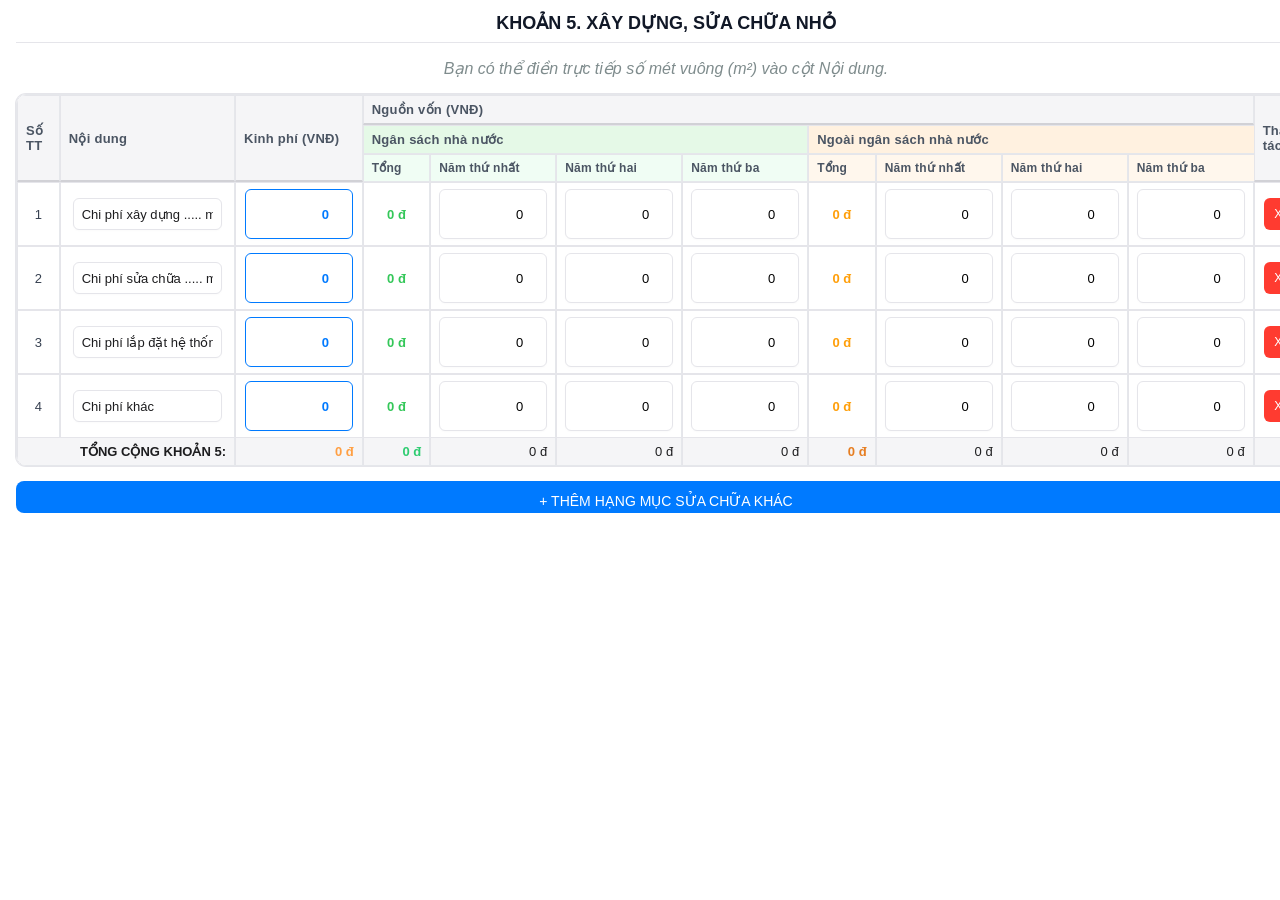
<file: k5-xay-dung-sua-chua.html>
<!DOCTYPE html>
<html lang="vi">
<head>
    <meta charset="UTF-8">
    <meta name="viewport" content="width=device-width, initial-scale=1.0">
    <title>Dự Toán - Khoản 5: Xây dựng, sửa chữa nhỏ</title>
    <style>
        body { font-family: -apple-system, BlinkMacSystemFont, "Segoe UI", Roboto, Helvetica, Arial, sans-serif; background-color: #f5f5f7; padding: 20px; color: #1d1d1f; margin: 0; }
        .container { display: inline-block; min-width: 100%; box-sizing: border-box; margin: auto; background: #fff; padding: 24px; border-radius: 12px; box-shadow: 0 4px 24px rgba(0,0,0,0.04); overflow: visible; }
        h2 { text-align: center; color: #1d1d1f; border-bottom: 1px solid #e5e5ea; padding-bottom: 15px; text-transform: uppercase; font-weight: 600;}
        
        table { width: 100%; border-collapse: separate; border-spacing: 0; margin-top: 15px; font-size: 13px; min-width: 1300px; box-shadow: 0 0 0 1px #e5e5ea; border-radius: 8px; overflow: hidden;}
        th, td { border: 1px solid #e5e5ea; padding: 10px; text-align: center; vertical-align: middle; }
        
        /* Màu sắc Header 3 tầng */
        th { color: #1d1d1f; padding: 12px 10px; font-weight: 600;}
        .th-level-1 { background-color: #f5f5f7; border-bottom: 2px solid #d1d1d6; } 
        .th-nsnn { background-color: #e5f9e7; } 
        .th-ngoai { background-color: #fff1e0; } 
        .th-sub-nsnn { background-color: #f0fdf4; font-size: 12px; font-weight: 600;}
        .th-sub-ngoai { background-color: #fff7ed; font-size: 12px; font-weight: 600;}
        
        /* Input fields */
        td input[type="text"] { width: 95%; padding: 8px; border: 1px solid #e5e5ea; border-radius: 6px; box-sizing: border-box; font-size: 13px; color: #1d1d1f; transition: 0.2s;}
        td input[type="number"] { width: 90px; padding: 8px; text-align: right; border: 1px solid #e5e5ea; border-radius: 6px; font-size: 13px; transition: 0.2s;}
        td input:focus { outline: none; border-color: #007aff; box-shadow: 0 0 0 3px rgba(0, 122, 255, 0.2); }
        
        /* Highlight cho các cột tự động tính / Cột nhập tiền chính */
        .kinhphi-input { background-color: #fff !important; border: 1px solid #007aff !important; font-weight: 600; color: #007aff;}
        .col-tong-nsnn { font-weight: 600; color: #34c759; }
        .col-tong-ngoai { font-weight: 600; color: #ff9f0a; }
        
        .row-sub-task { background-color: #ffffff; transition: 0.2s;}
        .row-sub-task td { border-bottom: 1px solid #e5e5ea; }
        .row-sub-task:hover { background-color: #fcfcfc; }
        
        .total-row { background-color: #f5f5f7; font-weight: 600; color: #1d1d1f; font-size: 14px; }
        
        /* Nút bấm Apple Style */
        .btn-add-main { background-color: #007aff; color: white; padding: 12px 20px; font-size: 14px; margin-top: 15px; width: 100%; border: none; border-radius: 8px; cursor: pointer; font-weight: 500; transition: 0.2s;}
        .btn-add-main:hover { background-color: #005bb5; }
        
        .btn-del { background-color: #ff3b30; color: white; padding: 6px 10px; font-size: 12px; border: none; border-radius: 6px; cursor: pointer; transition: 0.2s;}
        .btn-del:hover { background-color: #d70015; }
    </style>
<link rel='stylesheet' href='wizard-forms.css'>
</head>
<body>

<div class="container">
    <h2>Khoản 5. Xây dựng, sửa chữa nhỏ</h2>
    <p style="text-align: center; color: #7f8c8d; font-style: italic;">Bạn có thể điền trực tiếp số mét vuông (m²) vào cột Nội dung.</p>
    
    <table>
        <thead>
            <tr>
                <th rowspan="3" width="4%" class="th-level-1">Số TT</th>
                <th rowspan="3" width="25%" class="th-level-1">Nội dung</th>
                <th rowspan="3" width="10%" class="th-level-1">Kinh phí (VNĐ)</th>
                <th colspan="8" class="th-level-1">Nguồn vốn (VNĐ)</th>
                <th rowspan="3" width="5%" class="th-level-1">Thao tác</th>
            </tr>
            <tr>
                <th colspan="4" class="th-nsnn">Ngân sách nhà nước</th>
                <th colspan="4" class="th-ngoai">Ngoài ngân sách nhà nước</th>
            </tr>
            <tr>
                <th width="7%" class="th-sub-nsnn">Tổng</th>
                <th width="7%" class="th-sub-nsnn">Năm thứ nhất</th>
                <th width="7%" class="th-sub-nsnn">Năm thứ hai</th>
                <th width="7%" class="th-sub-nsnn">Năm thứ ba</th>
                
                <th width="7%" class="th-sub-ngoai">Tổng</th>
                <th width="7%" class="th-sub-ngoai">Năm thứ nhất</th>
                <th width="7%" class="th-sub-ngoai">Năm thứ hai</th>
                <th width="7%" class="th-sub-ngoai">Năm thứ ba</th>
            </tr>
        </thead>
        <tbody id="constructionTable" oninput="calculateConstruction()">
            </tbody>
        <tfoot>
            <tr class="total-row">
                <td colspan="2" style="text-align: right;">TỔNG CỘNG KHOẢN 5:</td>
                <td id="grandTotal" style="text-align: right; color: #ff9f43;">0 đ</td>
                
                <td id="grandTotalNsnn" style="text-align: right; color: #2ecc71;">0 đ</td>
                <td id="grandY1Nsnn" style="text-align: right; font-weight: normal;">0 đ</td>
                <td id="grandY2Nsnn" style="text-align: right; font-weight: normal;">0 đ</td>
                <td id="grandY3Nsnn" style="text-align: right; font-weight: normal;">0 đ</td>
                
                <td id="grandTotalNgoai" style="text-align: right; color: #e67e22;">0 đ</td>
                <td id="grandY1Ngoai" style="text-align: right; font-weight: normal;">0 đ</td>
                <td id="grandY2Ngoai" style="text-align: right; font-weight: normal;">0 đ</td>
                <td id="grandY3Ngoai" style="text-align: right; font-weight: normal;">0 đ</td>
                <td></td>
            </tr>
        </tfoot>
    </table>

    <button class="btn-add-main" onclick="addRow('')">+ THÊM HẠNG MỤC SỬA CHỮA KHÁC</button>
</div>

<script>
    // 4 dòng dữ liệu mẫu theo đúng form yêu cầu (đã thay m2 thành m²)
    const defaultRows = [
        "Chi phí xây dựng ..... m² nhà xưởng, PTN",
        "Chi phí sửa chữa ..... m² nhà xưởng, PTN",
        "Chi phí lắp đặt hệ thống điện, nước",
        "Chi phí khác"
    ];

    // Hàm thêm dòng vào bảng
    function addRow(defaultText) {
        const tbody = document.getElementById('constructionTable');
        const tr = document.createElement('tr');
        tr.className = 'row-sub-task';
        
        tr.innerHTML = `
            <td class="stt-col"></td>
            <td><input type="text" value="${defaultText}" placeholder="Nhập nội dung xây dựng, sửa chữa..."></td>
            <td><input type="number" class="kinhphi-input" value="0" min="0" step="1000000"></td>
            
            <td class="col-tong-nsnn row-nsnn-total">0 đ</td>
            <td><input type="number" class="nsnn-y1" value="0" min="0" step="1000000"></td>
            <td><input type="number" class="nsnn-y2" value="0" min="0" step="1000000"></td>
            <td><input type="number" class="nsnn-y3" value="0" min="0" step="1000000"></td>
            
            <td class="col-tong-ngoai row-ngoai-total">0 đ</td>
            <td><input type="number" class="ngoai-y1" value="0" min="0" step="1000000"></td>
            <td><input type="number" class="ngoai-y2" value="0" min="0" step="1000000"></td>
            <td><input type="number" class="ngoai-y3" value="0" min="0" step="1000000"></td>
            
            <td><button class="btn-del" onclick="deleteRow(this)">Xóa</button></td>
        `;
        
        tbody.appendChild(tr);
        updateNumbers();
    }

    // Nạp sẵn 4 dòng mặc định khi vừa mở trang
    function initTable() {
        defaultRows.forEach(text => {
            addRow(text);
        });
    }

    // Xóa dòng
    function deleteRow(btn) {
        btn.closest('tr').remove();
        updateNumbers();
        calculateConstruction();
    }

    // Đánh lại số thứ tự (1, 2, 3...)
    function updateNumbers() {
        document.querySelectorAll('#constructionTable tr').forEach((row, index) => {
            row.querySelector('.stt-col').innerText = index + 1;
        });
    }

    // Hàm tính toán ngang dọc
    function calculateConstruction() {
        let gTotal = 0;
        let gNsnnTotal = 0, gNsnnY1 = 0, gNsnnY2 = 0, gNsnnY3 = 0;
        let gNgoaiTotal = 0, gNgoaiY1 = 0, gNgoaiY2 = 0, gNgoaiY3 = 0;

        document.querySelectorAll('#constructionTable tr').forEach(row => {
            const kinhPhi = parseFloat(row.querySelector('.kinhphi-input').value) || 0;
            gTotal += kinhPhi;

            // Tính Tổng NSNN
            const nY1 = parseFloat(row.querySelector('.nsnn-y1').value) || 0;
            const nY2 = parseFloat(row.querySelector('.nsnn-y2').value) || 0;
            const nY3 = parseFloat(row.querySelector('.nsnn-y3').value) || 0;
            const nsnnSum = nY1 + nY2 + nY3;
            row.querySelector('.row-nsnn-total').innerText = Math.round(nsnnSum).toLocaleString('vi-VN') + " đ";
            
            gNsnnTotal += nsnnSum;
            gNsnnY1 += nY1; gNsnnY2 += nY2; gNsnnY3 += nY3;

            // Tính Tổng Ngoài NSNN
            const oY1 = parseFloat(row.querySelector('.ngoai-y1').value) || 0;
            const oY2 = parseFloat(row.querySelector('.ngoai-y2').value) || 0;
            const oY3 = parseFloat(row.querySelector('.ngoai-y3').value) || 0;
            const ngoaiSum = oY1 + oY2 + oY3;
            row.querySelector('.row-ngoai-total').innerText = Math.round(ngoaiSum).toLocaleString('vi-VN') + " đ";
            
            gNgoaiTotal += ngoaiSum;
            gNgoaiY1 += oY1; gNgoaiY2 += oY2; gNgoaiY3 += oY3;
            
            // Cảnh báo đỏ nếu tổng phân bổ các năm khác Kinh phí gốc
            const inputKinhPhi = row.querySelector('.kinhphi-input');
            if(kinhPhi > 0 && (nsnnSum + ngoaiSum) !== kinhPhi) {
                inputKinhPhi.style.color = "white";
                inputKinhPhi.style.backgroundColor = "#e74c3c"; // Đỏ chóe báo lỗi
                inputKinhPhi.title = "Cảnh báo: Phân bổ năm chưa khớp với Kinh phí!";
            } else {
                inputKinhPhi.style.color = "#c0392b";
                inputKinhPhi.style.backgroundColor = "#fffacd"; // Vàng nhạt bình thường
                inputKinhPhi.title = "";
            }
        });

        // Đẩy số ra dòng Tổng cộng
        document.getElementById('grandTotal').innerText = Math.round(gTotal).toLocaleString('vi-VN') + " đ";
        
        document.getElementById('grandTotalNsnn').innerText = Math.round(gNsnnTotal).toLocaleString('vi-VN') + " đ";
        document.getElementById('grandY1Nsnn').innerText = Math.round(gNsnnY1).toLocaleString('vi-VN') + " đ";
        document.getElementById('grandY2Nsnn').innerText = Math.round(gNsnnY2).toLocaleString('vi-VN') + " đ";
        document.getElementById('grandY3Nsnn').innerText = Math.round(gNsnnY3).toLocaleString('vi-VN') + " đ";
        
        document.getElementById('grandTotalNgoai').innerText = Math.round(gNgoaiTotal).toLocaleString('vi-VN') + " đ";
        document.getElementById('grandY1Ngoai').innerText = Math.round(gNgoaiY1).toLocaleString('vi-VN') + " đ";
        document.getElementById('grandY2Ngoai').innerText = Math.round(gNgoaiY2).toLocaleString('vi-VN') + " đ";
        document.getElementById('grandY3Ngoai').innerText = Math.round(gNgoaiY3).toLocaleString('vi-VN') + " đ";
    }

    // Chạy hàm tạo bảng khi vừa mở file
    window.onload = function() {
        initTable();
    };
</script>

<script src="autosave.js"></script></body>
</html>
</file>
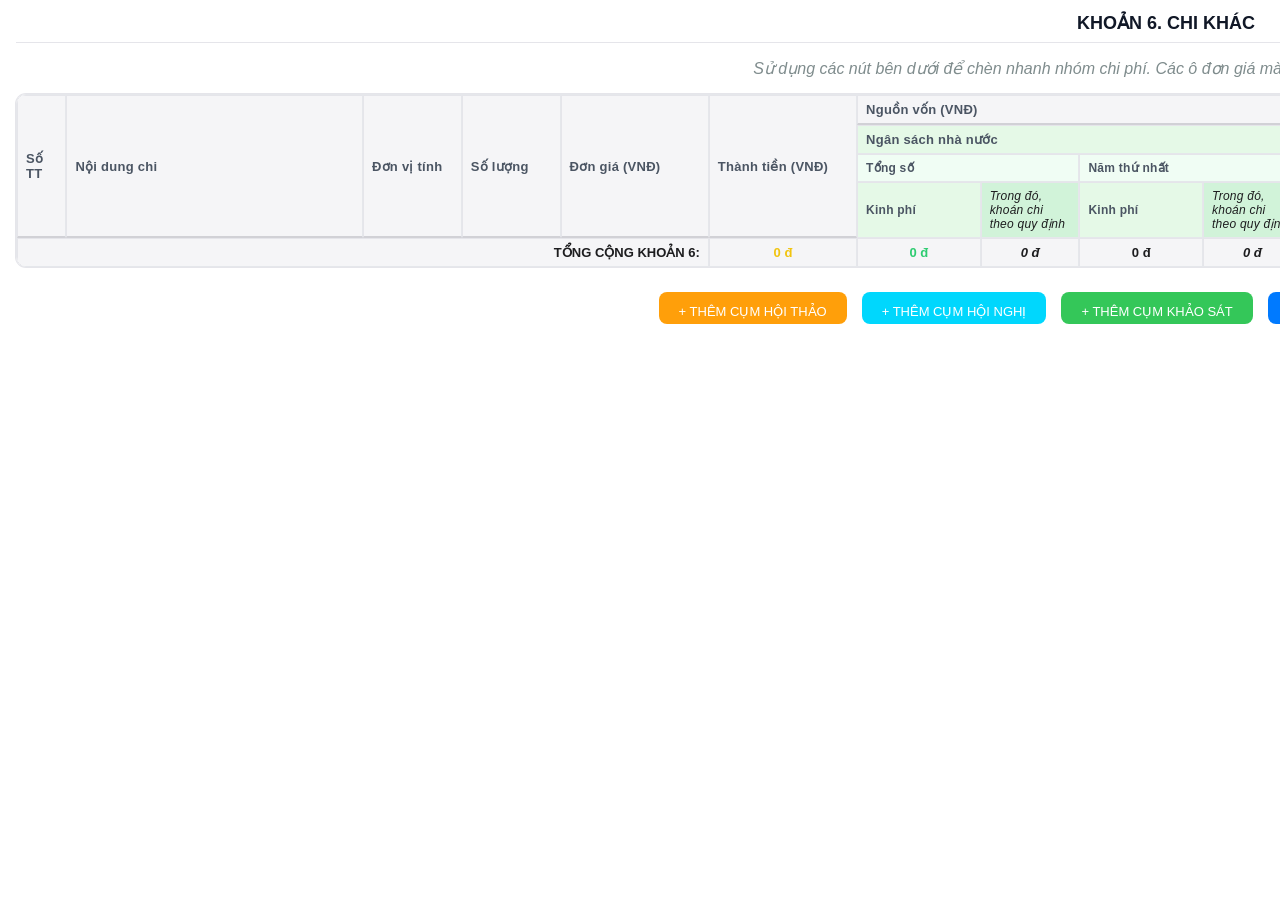
<file: k6-chi-khac.html>
<!DOCTYPE html>
<html lang="vi">
<head>
    <meta charset="UTF-8">
    <meta name="viewport" content="width=device-width, initial-scale=1.0">
    <title>Dự Toán - Khoản 6: Chi Khác (Hội thảo, Khảo sát...)</title>
    <style>
        body { font-family: -apple-system, BlinkMacSystemFont, "Segoe UI", Roboto, Helvetica, Arial, sans-serif; background-color: #f5f5f7; padding: 20px; color: #1d1d1f; margin: 0;}
        .container { display: inline-block; min-width: 100%; box-sizing: border-box; margin: auto; background: #fff; padding: 24px; border-radius: 12px; box-shadow: 0 4px 24px rgba(0,0,0,0.04); overflow: visible; }
        h2 { text-align: center; color: #1d1d1f; border-bottom: 1px solid #e5e5ea; padding-bottom: 15px; text-transform: uppercase; font-weight: 600;}
        
        table { width: 100%; border-collapse: separate; border-spacing: 0; margin-top: 15px; font-size: 13px; min-width: 2300px; box-shadow: 0 0 0 1px #e5e5ea; border-radius: 8px; overflow: hidden;}
        th, td { border: 1px solid #e5e5ea; padding: 10px; text-align: center; vertical-align: middle; }
        
        /* Màu sắc Header 4 tầng */
        th { color: #1d1d1f; padding: 12px 10px; font-weight: 600;}
        .th-level-1 { background-color: #f5f5f7; border-bottom: 2px solid #d1d1d6; } 
        .th-nsnn { background-color: #e5f9e7; } 
        .th-ngoai { background-color: #fff1e0; } 
        .th-sub-nsnn { background-color: #f0fdf4; font-size: 12px; font-weight: 600;}
        .th-sub-ngoai { background-color: #fff7ed; font-size: 12px; font-weight: 600;}
        .th-khoan { background-color: #d1f3d9; color: #1d1d1f; font-size: 12px; font-weight: normal; font-style: italic;}
        .th-kp { background-color: #e5f9e7; font-size: 12px;}
        
        /* Input fields */
        td input[type="text"] { width: 95%; padding: 8px; border: 1px solid #d1d1d6; border-radius: 6px; box-sizing: border-box; font-size: 13px; transition: 0.2s; background: #fff; color: #1d1d1f;}
        td input[type="number"] { width: 60px; padding: 8px; text-align: right; border: 1px solid #d1d1d6; border-radius: 6px; font-size: 13px; transition: 0.2s;}
        td input:focus { outline: none; border-color: #007aff; box-shadow: 0 0 0 3px rgba(0, 122, 255, 0.2); }
        
        .money-input { width: 85px !important; text-align: right !important; font-weight: 600; color: #1d1d1f;}
        .qty-input { background-color: #fff !important; border: 1px solid #007aff !important; font-weight: 600; text-align: center !important;}
        .khoan-input { background-color: #f5f5f7 !important; border-color: #e5e5ea !important; color: #1d1d1f !important;}
        
        /* HIỆU ỨNG KHÓA CỨNG (READONLY) */
        .locked-input { background-color: #f5f5f7 !important; color: #86868b !important; cursor: not-allowed; border: 1px solid #e5e5ea !important;}

        /* Cấu trúc dòng */
        .row-main-task { background-color: #f5f5f7; font-weight: 600; border-top: 1px solid #e5e5ea;}
        .row-main-task td { text-align: left; color: #1d1d1f;}
        .row-sub-task { background-color: #ffffff; }
        .row-sub-task td { border-bottom: 1px solid #e5e5ea; }
        .row-sub-task:hover { background-color: #fcfcfc; }
        
        /* Highlight cho các cột tự động tính */
        .col-thanh-tien { font-weight: 600; color: #ff3b30; }
        .col-tong-nsnn { font-weight: 600; color: #34c759; }
        .col-tong-khoan { color: #1d1d1f; background-color: #f5f5f7; font-style: italic;}
        .col-tong-ngoai { font-weight: 600; color: #ff9f0a; }
        .total-row { background-color: #f5f5f7; font-weight: 600; color: #1d1d1f; font-size: 14px; }
        
        /* Khu vực nút bấm Combo */
        .button-group { display: flex; gap: 15px; margin-top: 25px; justify-content: center; flex-wrap: wrap;}
        .btn-combo { padding: 12px 20px; font-size: 13px; border: none; border-radius: 8px; cursor: pointer; font-weight: 500; color: white; transition: 0.2s;}
        .btn-combo:active { transform: scale(0.98); }
        
        .btn-hoithao { background-color: #ff9f0a; } .btn-hoithao:hover { background-color: #d98200; }
        .btn-hoinghi { background-color: #00d7fd; } .btn-hoinghi:hover { background-color: #00d7fd; }
        .btn-khaosat { background-color: #34c759; } .btn-khaosat:hover { background-color: #24a144; }
        .btn-nghiemthu { background-color: #007aff; } .btn-nghiemthu:hover { background-color: #005bb5; }
        .btn-custom { background-color: #af52de; } .btn-custom:hover { background-color: #8c3ec4; }
        
        /* Nút nhỏ */
        .btn-add-sub { background-color: #007aff; color: white; margin-left: 10px; font-size: 12px; padding: 6px 10px; border: none; border-radius: 6px; cursor: pointer; transition: 0.2s;}
        .btn-add-sub:hover { background-color: #005bb5; }
        .btn-del { background-color: #ff3b30; color: white; padding: 6px 10px; font-size: 12px; border: none; border-radius: 6px; cursor: pointer; transition: 0.2s;}
        .btn-del:hover { background-color: #d70015; }
    </style>
<link rel='stylesheet' href='wizard-forms.css'>
</head>
<body>

<div class="container">
    <h2>KHOẢN 6. CHI KHÁC</h2>
    <p style="text-align: center; color: #7f8c8d; font-style: italic;">Sử dụng các nút bên dưới để chèn nhanh nhóm chi phí. Các ô đơn giá màu xám là định mức cứng không được sửa.</p>
    
    <table>
        <thead>
            <tr>
                <th rowspan="4" width="2%" class="th-level-1">Số TT</th>
                <th rowspan="4" width="12%" class="th-level-1">Nội dung chi</th>
                <th rowspan="4" width="4%" class="th-level-1">Đơn vị tính</th>
                <th rowspan="4" width="4%" class="th-level-1">Số lượng</th>
                <th rowspan="4" width="6%" class="th-level-1">Đơn giá (VNĐ)</th>
                <th rowspan="4" width="6%" class="th-level-1">Thành tiền (VNĐ)</th>
                <th colspan="12" class="th-level-1">Nguồn vốn (VNĐ)</th>
                <th rowspan="4" width="3%" class="th-level-1">Thao tác</th>
            </tr>
            <tr>
                <th colspan="8" class="th-nsnn">Ngân sách nhà nước</th>
                <th colspan="4" class="th-ngoai">Ngoài ngân sách nhà nước</th>
            </tr>
            <tr>
                <th colspan="2" class="th-sub-nsnn">Tổng số</th>
                <th colspan="2" class="th-sub-nsnn">Năm thứ nhất</th>
                <th colspan="2" class="th-sub-nsnn">Năm thứ hai</th>
                <th colspan="2" class="th-sub-nsnn">Năm thứ ba</th>
                <th rowspan="2" class="th-sub-ngoai" width="5%">Tổng số</th>
                <th rowspan="2" class="th-sub-ngoai" width="5%">Năm thứ nhất</th>
                <th rowspan="2" class="th-sub-ngoai" width="5%">Năm thứ hai</th>
                <th rowspan="2" class="th-sub-ngoai" width="5%">Năm thứ ba</th>
            </tr>
            <tr>
                <th class="th-kp" width="5%">Kinh phí</th>
                <th class="th-khoan" width="4%">Trong đó, khoán chi theo quy định</th>
                <th class="th-kp" width="5%">Kinh phí</th>
                <th class="th-khoan" width="4%">Trong đó, khoán chi theo quy định</th>
                <th class="th-kp" width="5%">Kinh phí</th>
                <th class="th-khoan" width="4%">Trong đó, khoán chi theo quy định</th>
                <th class="th-kp" width="5%">Kinh phí</th>
                <th class="th-khoan" width="4%">Trong đó, khoán chi theo quy định</th>
            </tr>
        </thead>
        <tbody id="step6Table" oninput="calculateStep6()">
            </tbody>
        <tfoot>
            <tr class="total-row">
                <td colspan="5" style="text-align: right;">TỔNG CỘNG KHOẢN 6:</td>
                <td id="g_tt" class="col-thanh-tien" style="color:#f1c40f;">0 đ</td>
                
                <td id="g_nsnn_tot_kp" class="col-tong-nsnn" style="color:#2ecc71;">0 đ</td>
                <td id="g_nsnn_tot_kh" class="col-tong-khoan">0 đ</td>
                <td id="g_nsnn_y1_kp">0 đ</td><td id="g_nsnn_y1_kh" style="font-style:italic">0 đ</td>
                <td id="g_nsnn_y2_kp">0 đ</td><td id="g_nsnn_y2_kh" style="font-style:italic">0 đ</td>
                <td id="g_nsnn_y3_kp">0 đ</td><td id="g_nsnn_y3_kh" style="font-style:italic">0 đ</td>
                
                <td id="g_ngoai_tot" class="col-tong-ngoai" style="color:#e67e22;">0 đ</td>
                <td id="g_ngoai_y1">0 đ</td>
                <td id="g_ngoai_y2">0 đ</td>
                <td id="g_ngoai_y3">0 đ</td>
                <td></td>
            </tr>
        </tfoot>
    </table>

    <div class="button-group">
        <button class="btn-combo btn-hoithao" onclick="insertCombo('hoithao')">+ THÊM CỤM HỘI THẢO</button>
        <button class="btn-combo btn-hoinghi" onclick="insertCombo('hoinghi')">+ THÊM CỤM HỘI NGHỊ</button>
        <button class="btn-combo btn-khaosat" onclick="insertCombo('khaosat')">+ THÊM CỤM KHẢO SÁT</button>
        <button class="btn-combo btn-nghiemthu" onclick="insertCombo('nghiemthu')">+ THÊM CỤM NGHIỆM THU</button>
        <button class="btn-combo btn-custom" onclick="insertCombo('custom')">+ THÊM CỤM TỰ NHẬP</button>
    </div>
</div>

<script>
    let groupCounter = 0;

    // KHO DỮ LIỆU MẪU (Đã thêm cờ fixedPrice = true cho các mục bắt buộc khóa)
    const templates = {
        hoithao: {
            title: "Tổ chức Hội thảo khoa học chuyên đề...",
            items: [
                { name: "Chủ trì hội thảo", unit: "Người/buổi", price: 1600000, fixedPrice: true },
                { name: "Thư ký hội thảo", unit: "Người/buổi", price: 400000, fixedPrice: true },
                { name: "Báo cáo viên trình bày tại hội thảo", unit: "Báo cáo", price: 2400000, fixedPrice: true },
                { name: "Thành viên tham gia hội thảo", unit: "Người/buổi", price: 240000, fixedPrice: true },
                { name: "Tài liệu", unit: "Bộ", price: 20000, fixedPrice: false },
                { name: "Nước uống", unit: "Người/buổi", price: 50000, fixedPrice: false }
            ]
        },
        hoinghi: {
            title: "Tổ chức Hội nghị .......",
            items: [
                { name: "Chủ trì hội nghị", unit: "Người/buổi", price: 1000000, fixedPrice: false },
                { name: "Nước uống", unit: "Người/buổi", price: 50000, fixedPrice: true }
            ]
        },
        khaosat: {
            title: "Tổ chức điều tra khảo sát tại...",
            items: [
                { name: "Thiết kế mẫu phiếu điều tra", unit: "Mẫu", price: 1000000, fixedPrice: false },
                { name: "Xây dựng phương án điều tra", unit: "Phương án", price: 1000000, fixedPrice: false },
                { name: "Thuê điều tra viên", unit: "Công", price: 241000, fixedPrice: false },
                { name: "Chi cho người cung cấp thông tin", unit: "Người", price: 50000, fixedPrice: false },
                { name: "Hỗ trợ xăng xe điều tra", unit: "Ngày", price: 30000, fixedPrice: false },
                { name: "Báo cáo kết quả điều tra", unit: "Báo cáo", price: 3000000, fixedPrice: false }
            ]
        },
        nghiemthu: {
            title: "Tổ chức hội đồng nghiệm thu cơ sở",
            items: [
                { name: "Chủ tịch hội đồng", unit: "Người/buổi", price: 720000, fixedPrice: true },
                { name: "Thành viên hội đồng", unit: "Người/buổi", price: 600000, fixedPrice: true },
                { name: "Thư ký hành chính", unit: "Người/buổi", price: 120000, fixedPrice: true },
                { name: "Thư ký khoa học", unit: "Người/buổi", price: 120000, fixedPrice: true },
                { name: "Đại biểu tham dự", unit: "Người/buổi", price: 80000, fixedPrice: true },
                { name: "Nhận xét của ủy viên Hội đồng", unit: "Nhận xét", price: 280000, fixedPrice: true },
                { name: "Nhận xét của ủy viên phản biện", unit: "Nhận xét", price: 400000, fixedPrice: true }
            ]
        },
        custom: {
            title: "Nội dung chi khác...",
            items: [ { name: "", unit: "", price: 0, fixedPrice: false } ]
        }
    };

    function formatCurrency(input) {
        let val = input.value.replace(/\./g, ''); 
        if (!isNaN(val) && val !== '') {
            input.value = Number(val).toLocaleString('vi-VN');
        } else {
            input.value = '';
        }
        calculateStep6(); 
    }

    function parseVND(str) {
        if(!str) return 0;
        return parseFloat(str.toString().replace(/\./g, '')) || 0;
    }

    function insertCombo(type) {
        groupCounter++;
        const groupId = "G_" + Date.now() + "_" + groupCounter;
        const tbody = document.getElementById('step6Table');
        const comboData = templates[type];

        const trMain = document.createElement('tr');
        trMain.className = 'row-main-task';
        trMain.id = `group_row_${groupId}`;
        trMain.setAttribute('data-id', groupId);
        
        trMain.innerHTML = `
            <td class="main-number" style="text-align:center;"></td>
            <td colspan="4">
                <input type="text" value="${comboData.title}" style="width: 70%; font-weight: bold; color: #8e44ad;">
                <button class="btn-add-sub" onclick="addBlankItem('${groupId}')">+ Thêm dòng</button>
            </td>
            <td class="col-thanh-tien sum-tt" style="text-align:right;">0 đ</td>
            <td class="col-tong-nsnn sum-nsnn-kp" style="text-align:right;">0 đ</td>
            <td class="col-tong-khoan sum-nsnn-kh" style="text-align:right;">0 đ</td>
            <td class="sum-n1-kp" style="text-align:right;">0 đ</td><td class="sum-n1-kh" style="font-style:italic; text-align:right;">0 đ</td>
            <td class="sum-n2-kp" style="text-align:right;">0 đ</td><td class="sum-n2-kh" style="font-style:italic; text-align:right;">0 đ</td>
            <td class="sum-n3-kp" style="text-align:right;">0 đ</td><td class="sum-n3-kh" style="font-style:italic; text-align:right;">0 đ</td>
            <td class="col-tong-ngoai sum-ngoai-tot" style="text-align:right;">0 đ</td>
            <td class="sum-o1" style="text-align:right;">0 đ</td>
            <td class="sum-o2" style="text-align:right;">0 đ</td>
            <td class="sum-o3" style="text-align:right;">0 đ</td>
            <td><button class="btn-del" onclick="deleteGroup('${groupId}')" style="background-color: #7f8c8d;">Xóa Cụm</button></td>
        `;
        tbody.appendChild(trMain);

        comboData.items.forEach(item => {
            appendItemHTML(groupId, tbody, item.name, item.unit, item.price, item.fixedPrice);
        });

        updateNumbers();
        calculateStep6();
    }

    function addBlankItem(groupId) {
        const tbody = document.getElementById('step6Table');
        appendItemHTML(groupId, tbody, "", "", 0, false);
        updateNumbers();
        calculateStep6();
    }

    // Hàm đẻ HTML dòng con (Có xử lý Khóa Readonly)
    function appendItemHTML(groupId, tbody, name, unit, price, isFixed) {
        const relatedRows = document.querySelectorAll(`tr[data-parent="${groupId}"]`);
        let insertAfter = document.getElementById(`group_row_${groupId}`);
        if(relatedRows.length > 0) insertAfter = relatedRows[relatedRows.length - 1]; 

        const formattedPrice = price > 0 ? Number(price).toLocaleString('vi-VN') : '0';
        
        // Cấu hình HTML nếu bị khóa
        const lockedClass = isFixed ? "locked-input" : "";
        const readonlyAttr = isFixed ? "readonly" : "";

        const tr = document.createElement('tr');
        tr.className = 'row-sub-task calc-row';
        tr.setAttribute('data-parent', groupId);
        
        tr.innerHTML = `
            <td class="sub-number"></td>
            <td style="text-align: left; padding-left: 20px;"><input type="text" value="${name}" placeholder="Nhập nội dung..."></td>
            <td><input type="text" value="${unit}" placeholder="ĐVT" style="text-align: center;"></td>
            <td><input type="number" class="qty-input" value="" min="0" placeholder="Số lượng..."></td>
            <td><input type="text" class="price-input money-input ${lockedClass}" value="${formattedPrice}" onkeyup="formatCurrency(this)" ${readonlyAttr}></td>
            <td class="col-thanh-tien row-tt" style="text-align:right;">0 đ</td>
            
            <td class="col-tong-nsnn row-nsnn-tot-kp" style="text-align:right;">0 đ</td>
            <td class="col-tong-khoan row-nsnn-tot-kh" style="text-align:right;">0 đ</td>
            <td><input type="text" class="n1-kp money-input" value="0" onkeyup="formatCurrency(this)"></td>
            <td><input type="text" class="n1-kh money-input khoan-input" value="0" onkeyup="formatCurrency(this)"></td>
            <td><input type="text" class="n2-kp money-input" value="0" onkeyup="formatCurrency(this)"></td>
            <td><input type="text" class="n2-kh money-input khoan-input" value="0" onkeyup="formatCurrency(this)"></td>
            <td><input type="text" class="n3-kp money-input" value="0" onkeyup="formatCurrency(this)"></td>
            <td><input type="text" class="n3-kh money-input khoan-input" value="0" onkeyup="formatCurrency(this)"></td>
            
            <td class="col-tong-ngoai row-ngoai-tot" style="text-align:right;">0 đ</td>
            <td><input type="text" class="o1 money-input" value="0" onkeyup="formatCurrency(this)"></td>
            <td><input type="text" class="o2 money-input" value="0" onkeyup="formatCurrency(this)"></td>
            <td><input type="text" class="o3 money-input" value="0" onkeyup="formatCurrency(this)"></td>
            
            <td><button class="btn-del" onclick="deleteItem(this)">Xóa</button></td>
        `;
        insertAfter.insertAdjacentElement('afterend', tr);
    }

    function deleteItem(btn) { btn.closest('tr').remove(); calculateStep6(); updateNumbers(); }

    function deleteGroup(groupId) {
        if(confirm("Xóa toàn bộ Cụm chi phí này?")) {
            document.getElementById(`group_row_${groupId}`).remove();
            document.querySelectorAll(`tr[data-parent="${groupId}"]`).forEach(row => row.remove());
            updateNumbers();
            calculateStep6();
        }
    }

    function updateNumbers() {
        document.querySelectorAll('.row-main-task').forEach((row, index) => {
            const roman = ['I', 'II', 'III', 'IV', 'V', 'VI', 'VII', 'VIII', 'IX', 'X'][index] || (index + 1);
            row.querySelector('.main-number').innerText = roman;
            const groupId = row.getAttribute('data-id');
            document.querySelectorAll(`tr[data-parent="${groupId}"]`).forEach((subRow, subIndex) => {
                subRow.querySelector('.sub-number').innerText = `${roman}.${subIndex + 1}`;
            });
        });
    }

    // SIÊU HÀM TÍNH TOÁN 19 CỘT
    function calculateStep6() {
        let G_tt = 0;
        let G_nkp = 0, G_nkh = 0, G_n1k = 0, G_n1h = 0, G_n2k = 0, G_n2h = 0, G_n3k = 0, G_n3h = 0;
        let G_og = 0, G_o1 = 0, G_o2 = 0, G_o3 = 0;

        document.querySelectorAll('.row-main-task').forEach(groupRow => {
            const groupId = groupRow.getAttribute('data-id');
            let grp_tt = 0;
            let grp_nkp = 0, grp_nkh = 0, grp_n1k = 0, grp_n1h = 0, grp_n2k = 0, grp_n2h = 0, grp_n3k = 0, grp_n3h = 0;
            let grp_og = 0, grp_o1 = 0, grp_o2 = 0, grp_o3 = 0;

            document.querySelectorAll(`tr[data-parent="${groupId}"]`).forEach(row => {
                const qty = parseFloat(row.querySelector('.qty-input').value) || 0;
                const price = parseVND(row.querySelector('.price-input').value);
                const tt = qty * price;
                row.querySelector('.row-tt').innerText = Math.round(tt).toLocaleString('vi-VN') + " đ";
                grp_tt += tt;

                // NSNN
                const n1k = parseVND(row.querySelector('.n1-kp').value);
                const n1h = parseVND(row.querySelector('.n1-kh').value);
                const n2k = parseVND(row.querySelector('.n2-kp').value);
                const n2h = parseVND(row.querySelector('.n2-kh').value);
                const n3k = parseVND(row.querySelector('.n3-kp').value);
                const n3h = parseVND(row.querySelector('.n3-kh').value);
                
                const sum_kp = n1k + n2k + n3k;
                const sum_kh = n1h + n2h + n3h;
                
                row.querySelector('.row-nsnn-tot-kp').innerText = Math.round(sum_kp).toLocaleString('vi-VN') + " đ";
                row.querySelector('.row-nsnn-tot-kh').innerText = Math.round(sum_kh).toLocaleString('vi-VN') + " đ";
                
                grp_nkp += sum_kp; grp_nkh += sum_kh;
                grp_n1k += n1k; grp_n1h += n1h; grp_n2k += n2k; grp_n2h += n2h; grp_n3k += n3k; grp_n3h += n3h;

                // Ngoài NSNN
                const o1 = parseVND(row.querySelector('.o1').value);
                const o2 = parseVND(row.querySelector('.o2').value);
                const o3 = parseVND(row.querySelector('.o3').value);
                const sum_o = o1 + o2 + o3;
                
                row.querySelector('.row-ngoai-tot').innerText = Math.round(sum_o).toLocaleString('vi-VN') + " đ";
                grp_og += sum_o; grp_o1 += o1; grp_o2 += o2; grp_o3 += o3;

                // Cảnh báo đỏ Thành tiền nếu sai lệch
                if(tt > 0 && Math.abs((sum_kp + sum_o) - tt) > 1) {
                    row.querySelector('.row-tt').style.color = "red";
                    row.querySelector('.row-tt').title = "Lỗi: Tổng phân bổ chưa khớp Thành tiền!";
                } else {
                    row.querySelector('.row-tt').style.color = "#c0392b";
                    row.querySelector('.row-tt').title = "";
                }
                
                // Cảnh báo đỏ nếu Khoán > Kinh phí
                [ {k: n1k, h: n1h, el: '.n1-kh'}, {k: n2k, h: n2h, el: '.n2-kh'}, {k: n3k, h: n3h, el: '.n3-kh'} ].forEach(y => {
                    const inputKh = row.querySelector(y.el);
                    if(y.h > y.k) {
                        inputKh.style.backgroundColor = "#fadbd8"; inputKh.style.color = "red";
                        inputKh.title = "Lỗi: Khoán chi lớn hơn Kinh phí!";
                    } else {
                        inputKh.style.backgroundColor = "#e8f8f5"; inputKh.style.color = "#117a65";
                        inputKh.title = "";
                    }
                });
            });

            groupRow.querySelector('.sum-tt').innerText = Math.round(grp_tt).toLocaleString('vi-VN') + " đ";
            groupRow.querySelector('.sum-nsnn-kp').innerText = Math.round(grp_nkp).toLocaleString('vi-VN') + " đ";
            groupRow.querySelector('.sum-nsnn-kh').innerText = Math.round(grp_nkh).toLocaleString('vi-VN') + " đ";
            groupRow.querySelector('.sum-n1-kp').innerText = Math.round(grp_n1k).toLocaleString('vi-VN') + " đ";
            groupRow.querySelector('.sum-n1-kh').innerText = Math.round(grp_n1h).toLocaleString('vi-VN') + " đ";
            groupRow.querySelector('.sum-n2-kp').innerText = Math.round(grp_n2k).toLocaleString('vi-VN') + " đ";
            groupRow.querySelector('.sum-n2-kh').innerText = Math.round(grp_n2h).toLocaleString('vi-VN') + " đ";
            groupRow.querySelector('.sum-n3-kp').innerText = Math.round(grp_n3k).toLocaleString('vi-VN') + " đ";
            groupRow.querySelector('.sum-n3-kh').innerText = Math.round(grp_n3h).toLocaleString('vi-VN') + " đ";
            
            groupRow.querySelector('.sum-ngoai-tot').innerText = Math.round(grp_og).toLocaleString('vi-VN') + " đ";
            groupRow.querySelector('.sum-o1').innerText = Math.round(grp_o1).toLocaleString('vi-VN') + " đ";
            groupRow.querySelector('.sum-o2').innerText = Math.round(grp_o2).toLocaleString('vi-VN') + " đ";
            groupRow.querySelector('.sum-o3').innerText = Math.round(grp_o3).toLocaleString('vi-VN') + " đ";

            G_tt += grp_tt; 
            G_nkp += grp_nkp; G_nkh += grp_nkh; G_n1k += grp_n1k; G_n1h += grp_n1h; G_n2k += grp_n2k; G_n2h += grp_n2h; G_n3k += grp_n3k; G_n3h += grp_n3h;
            G_og += grp_og; G_o1 += grp_o1; G_o2 += grp_o2; G_o3 += grp_o3;
        });

        // GHI TỔNG CỘNG
        document.getElementById('g_tt').innerText = Math.round(G_tt).toLocaleString('vi-VN') + " đ";
        document.getElementById('g_nsnn_tot_kp').innerText = Math.round(G_nkp).toLocaleString('vi-VN') + " đ";
        document.getElementById('g_nsnn_tot_kh').innerText = Math.round(G_nkh).toLocaleString('vi-VN') + " đ";
        document.getElementById('g_nsnn_y1_kp').innerText = Math.round(G_n1k).toLocaleString('vi-VN') + " đ";
        document.getElementById('g_nsnn_y1_kh').innerText = Math.round(G_n1h).toLocaleString('vi-VN') + " đ";
        document.getElementById('g_nsnn_y2_kp').innerText = Math.round(G_n2k).toLocaleString('vi-VN') + " đ";
        document.getElementById('g_nsnn_y2_kh').innerText = Math.round(G_n2h).toLocaleString('vi-VN') + " đ";
        document.getElementById('g_nsnn_y3_kp').innerText = Math.round(G_n3k).toLocaleString('vi-VN') + " đ";
        document.getElementById('g_nsnn_y3_kh').innerText = Math.round(G_n3h).toLocaleString('vi-VN') + " đ";
        
        document.getElementById('g_ngoai_tot').innerText = Math.round(G_og).toLocaleString('vi-VN') + " đ";
        document.getElementById('g_ngoai_y1').innerText = Math.round(G_o1).toLocaleString('vi-VN') + " đ";
        document.getElementById('g_ngoai_y2').innerText = Math.round(G_o2).toLocaleString('vi-VN') + " đ";
        document.getElementById('g_ngoai_y3').innerText = Math.round(G_o3).toLocaleString('vi-VN') + " đ";
    }

</script>

<script src="autosave.js"></script></body>
</html>
</file>
<file: wizard-forms.css>
/* wizard-forms.css */

/* Override Apple/Gray standard styles with Flat Design */
:root {
    --primary: #0066CC;
    --border: #E5E7EB;
    --bg: #F5F9FF;
    --text: #374151; /* Dark gray */
    --hover-bg: #f9fafb;
}

body {
    background: transparent !important; /* Managed by index.html */
    padding: 0;
    color: var(--text);
    font-family: 'Inter', sans-serif;
}

/* Typography */
h1, h2, h3, h4, h5, h6 {
    color: #111827;
    margin-bottom: 10px;
    font-weight: 600;
}

/* Forms */
label {
    display: block;
    margin-bottom: 6px;
    font-size: 14px;
    font-weight: 500;
    color: var(--text);
}

input[type="text"], 
input[type="number"], 
select, textarea {
    width: 100%;
    height: 32px;
    padding: 0 10px;
    border: 1px solid var(--border);
    border-radius: 6px;
    font-size: 13px;
    outline: none;
    transition: all 0.2s ease-in-out;
    background-color: #fff;
    box-shadow: 0 1px 2px rgba(0, 0, 0, 0.02);
}

input[type="text"]:focus, 
input[type="number"]:focus, 
select:focus, textarea:focus {
    border-color: var(--primary);
    box-shadow: 0 0 0 3px rgba(0, 102, 204, 0.15);
}

textarea {
    height: auto;
    padding: 8px 10px;
}

/* Tables */
table {
    width: 100%;
    border-collapse: separate;
    border-spacing: 0;
    border: 1px solid var(--border);
    border-radius: 10px;
    overflow: hidden;
    margin-top: 8px;
}

th, td {
    border-bottom: 1px solid var(--border);
    border-right: 1px solid var(--border);
    padding: 6px 8px;
    font-size: 13px;
}

th:last-child, td:last-child {
    border-right: none;
}

table tr:last-child td {
    border-bottom: none;
}

th {
    background-color: #F9FAFB;
    font-weight: 600;
    text-align: left;
    color: #4B5563;
    letter-spacing: 0.02em;
}

tr:hover td {
    background-color: var(--hover-bg);
}

/* Buttons inside the forms (e.g. Thêm, Xóa) */
button {
    height: 32px;
    padding: 0 12px;
    border-radius: 6px;
    font-size: 13px;
    font-weight: 500;
    cursor: pointer;
    transition: all 0.2s;
    border: 1px solid var(--primary);
    background-color: #fff;
    color: var(--primary);
}

button:hover {
    background-color: #f0f7ff;
}

button.primary {
    background-color: var(--primary);
    color: #fff;
}

button.primary:hover {
    background-color: #005bb8;
}

/* Adjust delete/danger buttons */
button.danger, button.btn-delete {
    border-color: #EF4444;
    color: #EF4444;
}

button.danger:hover, button.btn-delete:hover {
    background-color: #fef2f2;
}

/* Overrides for excess spacing in K files */
body {
    padding: 0px 4px !important;
}

.container {
    padding: 12px !important;
    box-shadow: none !important;
    border-radius: 0 !important;
}

h2 {
    padding-bottom: 8px !important;
    font-size: 18px !important;
    margin-top: 0 !important;
}

h3 {
    margin-top: 20px !important;
    font-size: 15px !important;
}
</file>
